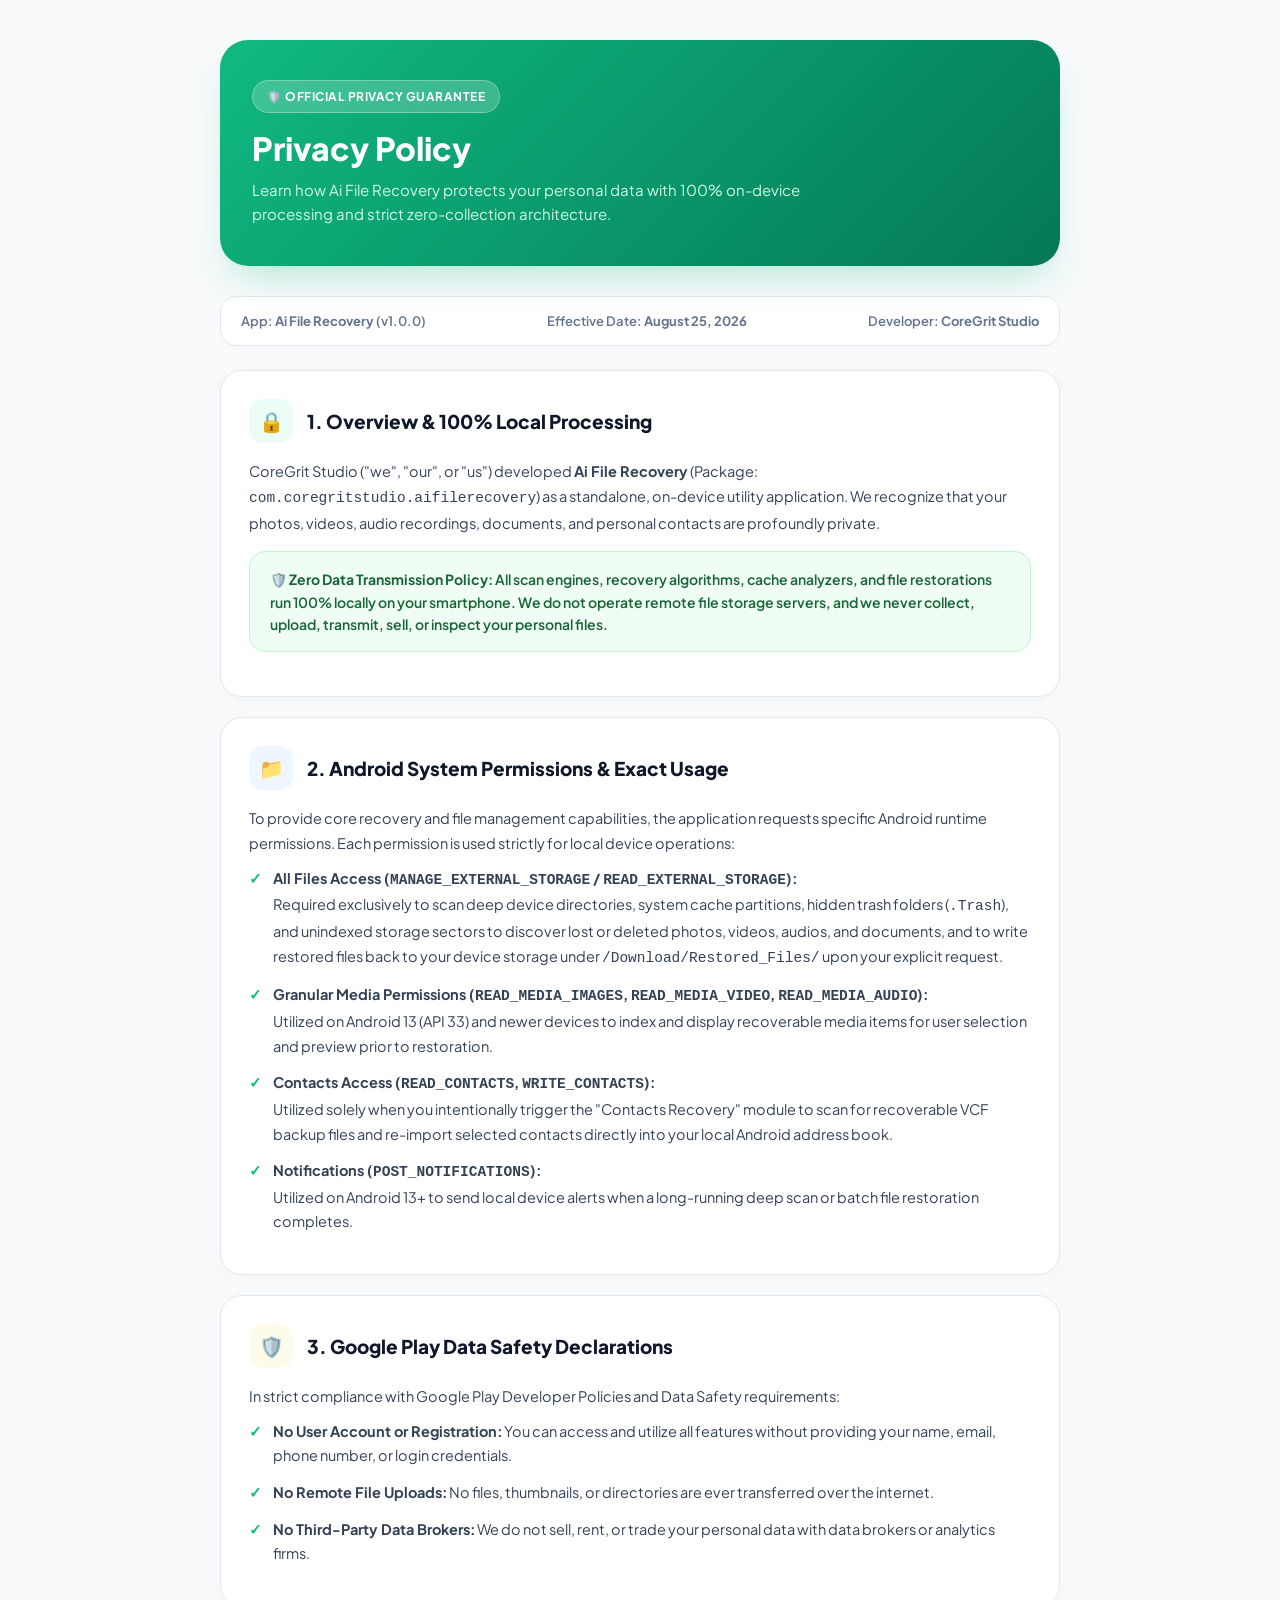
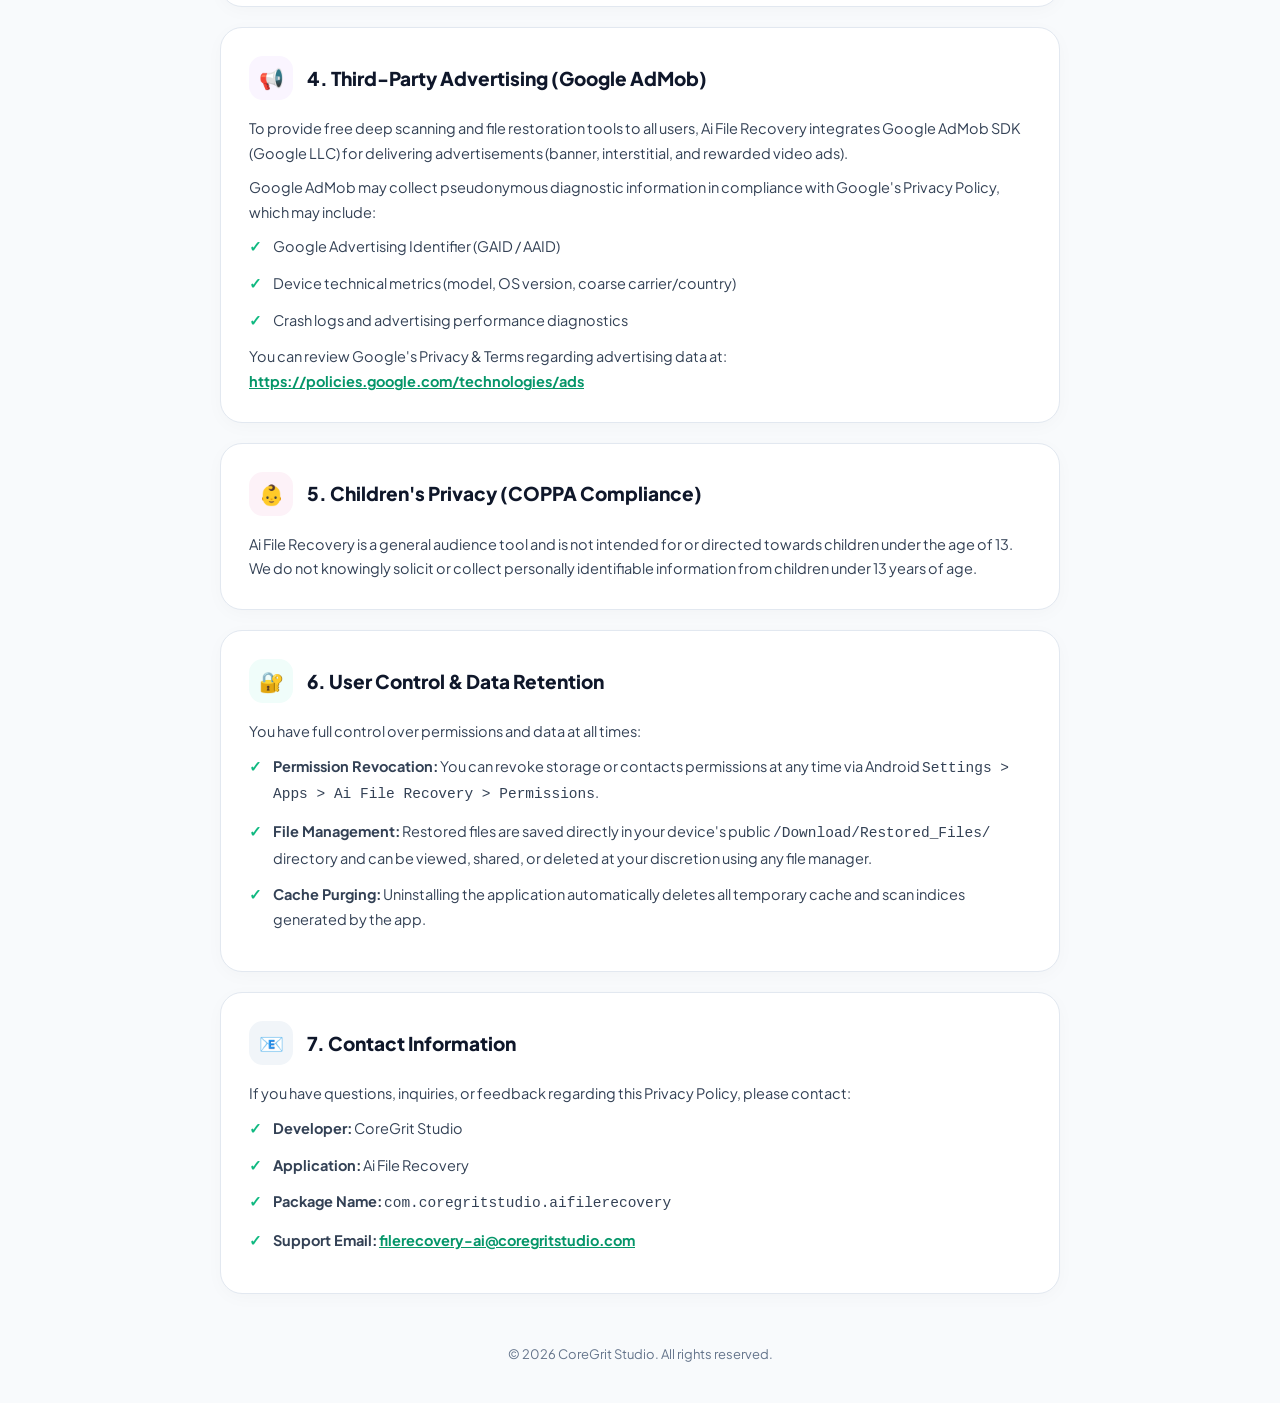
<file: aifilerecovery-privacy/index.html>
<!DOCTYPE html>
<html lang="en">
<head>
    <meta charset="UTF-8">
    <meta name="viewport" content="width=device-width, initial-scale=1.0">
    <title>Privacy Policy - Ai File Recovery</title>
    <link rel="preconnect" href="https://fonts.googleapis.com">
    <link rel="preconnect" href="https://fonts.gstatic.com" crossorigin>
    <link href="https://fonts.googleapis.com/css2?family=Plus+Jakarta+Sans:wght@400;500;600;700;800&display=swap" rel="stylesheet">
    <style>
        :root {
            --primary: #10B981;
            --primary-dark: #059669;
            --primary-light: #ECFDF5;
            --text-main: #0F172A;
            --text-muted: #64748B;
            --bg-page: #F8FAFC;
            --bg-card: #FFFFFF;
            --border-card: #E2E8F0;
        }

        * {
            box-sizing: border-box;
            margin: 0;
            padding: 0;
        }

        body {
            font-family: 'Plus Jakarta Sans', -apple-system, BlinkMacSystemFont, "Segoe UI", Roboto, sans-serif;
            background-color: var(--bg-page);
            color: var(--text-main);
            line-height: 1.6;
            padding: 40px 20px;
        }

        .container {
            max-width: 840px;
            margin: 0 auto;
        }

        .header {
            background: linear-gradient(135deg, #10B981 0%, #047857 100%);
            border-radius: 28px;
            padding: 40px 32px;
            color: #ffffff;
            box-shadow: 0 20px 40px -15px rgba(16, 185, 129, 0.35);
            margin-bottom: 30px;
            position: relative;
            overflow: hidden;
        }

        .header-badge {
            display: inline-flex;
            align-items: center;
            gap: 6px;
            background: rgba(255, 255, 255, 0.2);
            backdrop-filter: blur(8px);
            padding: 6px 14px;
            border-radius: 100px;
            font-size: 12px;
            font-weight: 700;
            letter-spacing: 0.5px;
            text-transform: uppercase;
            margin-bottom: 16px;
            border: 1px solid rgba(255, 255, 255, 0.3);
        }

        .header h1 {
            font-size: 32px;
            font-weight: 800;
            line-height: 1.2;
            margin-bottom: 10px;
        }

        .header p {
            font-size: 15px;
            color: #D1FAE5;
            max-width: 600px;
        }

        .meta-bar {
            display: flex;
            align-items: center;
            justify-content: space-between;
            background: #ffffff;
            border: 1px solid var(--border-card);
            border-radius: 16px;
            padding: 14px 20px;
            margin-bottom: 24px;
            font-size: 13px;
            font-weight: 600;
            color: var(--text-muted);
        }

        .card {
            background: var(--bg-card);
            border: 1px solid var(--border-card);
            border-radius: 22px;
            padding: 28px;
            margin-bottom: 20px;
            box-shadow: 0 4px 20px -2px rgba(15, 23, 42, 0.03);
            transition: transform 0.2s ease, box-shadow 0.2s ease;
        }

        .card:hover {
            box-shadow: 0 8px 30px -4px rgba(15, 23, 42, 0.06);
        }

        .card-header {
            display: flex;
            align-items: center;
            gap: 14px;
            margin-bottom: 16px;
        }

        .card-icon {
            width: 44px;
            height: 44px;
            border-radius: 14px;
            display: flex;
            align-items: center;
            justify-content: center;
            font-size: 20px;
        }

        .icon-green { background: #ECFDF5; color: #10B981; }
        .icon-blue { background: #EFF6FF; color: #3B82F6; }
        .icon-amber { background: #FFFBEB; color: #F59E0B; }
        .icon-purple { background: #FAF5FF; color: #8B5CF6; }
        .icon-pink { background: #FDF2F8; color: #EC4899; }
        .icon-teal { background: #F0FDFA; color: #0D9488; }
        .icon-slate { background: #F1F5F9; color: #475569; }

        .card h2 {
            font-size: 19px;
            font-weight: 800;
            color: var(--text-main);
        }

        .card p, .card ul {
            font-size: 14.5px;
            color: #334155;
            line-height: 1.7;
        }

        .card ul {
            list-style-type: none;
            padding-left: 0;
            margin-top: 10px;
        }

        .card ul li {
            position: relative;
            padding-left: 24px;
            margin-bottom: 12px;
        }

        .card ul li::before {
            content: "✓";
            position: absolute;
            left: 0;
            color: var(--primary);
            font-weight: 800;
        }

        .highlight-box {
            background: #F0FDF4;
            border: 1px solid #BBF7D0;
            border-radius: 16px;
            padding: 16px 20px;
            margin: 16px 0;
            font-size: 14px;
            color: #166534;
            font-weight: 600;
        }

        .footer {
            text-align: center;
            padding: 30px 0 10px;
            font-size: 13px;
            color: var(--text-muted);
        }

        .footer a {
            color: var(--primary-dark);
            text-decoration: none;
            font-weight: 700;
        }

        @media (max-width: 600px) {
            body { padding: 20px 14px; }
            .header { padding: 28px 20px; }
            .header h1 { font-size: 24px; }
            .card { padding: 20px; }
            .meta-bar { flex-direction: column; gap: 6px; text-align: center; }
        }
    </style>
</head>
<body>
    <div class="container">
        <!-- Header -->
        <div class="header">
            <div class="header-badge">🛡️ Official Privacy Guarantee</div>
            <h1>Privacy Policy</h1>
            <p>Learn how Ai File Recovery protects your personal data with 100% on-device processing and strict zero-collection architecture.</p>
        </div>

        <!-- Meta info -->
        <div class="meta-bar">
            <span>App: <strong>Ai File Recovery</strong> (v1.0.0)</span>
            <span>Effective Date: <strong>August 25, 2026</strong></span>
            <span>Developer: <strong>CoreGrit Studio</strong></span>
        </div>

        <!-- Section 1 -->
        <div class="card">
            <div class="card-header">
                <div class="card-icon icon-green">🔒</div>
                <h2>1. Overview & 100% Local Processing</h2>
            </div>
            <p>
                CoreGrit Studio ("we", "our", or "us") developed <strong>Ai File Recovery</strong> (Package: <code>com.coregritstudio.aifilerecovery</code>) as a standalone, on-device utility application. We recognize that your photos, videos, audio recordings, documents, and personal contacts are profoundly private.
            </p>
            <div class="highlight-box">
                🛡️ <strong>Zero Data Transmission Policy:</strong> All scan engines, recovery algorithms, cache analyzers, and file restorations run 100% locally on your smartphone. We do not operate remote file storage servers, and we never collect, upload, transmit, sell, or inspect your personal files.
            </div>
        </div>

        <!-- Section 2: Permissions (Google Play Requirement) -->
        <div class="card">
            <div class="card-header">
                <div class="card-icon icon-blue">📁</div>
                <h2>2. Android System Permissions & Exact Usage</h2>
            </div>
            <p>
                To provide core recovery and file management capabilities, the application requests specific Android runtime permissions. Each permission is used strictly for local device operations:
            </p>
            <ul>
                <li>
                    <strong>All Files Access (<code>MANAGE_EXTERNAL_STORAGE</code> / <code>READ_EXTERNAL_STORAGE</code>):</strong><br>
                    Required exclusively to scan deep device directories, system cache partitions, hidden trash folders (<code>.Trash</code>), and unindexed storage sectors to discover lost or deleted photos, videos, audios, and documents, and to write restored files back to your device storage under <code>/Download/Restored_Files/</code> upon your explicit request.
                </li>
                <li>
                    <strong>Granular Media Permissions (<code>READ_MEDIA_IMAGES</code>, <code>READ_MEDIA_VIDEO</code>, <code>READ_MEDIA_AUDIO</code>):</strong><br>
                    Utilized on Android 13 (API 33) and newer devices to index and display recoverable media items for user selection and preview prior to restoration.
                </li>
                <li>
                    <strong>Contacts Access (<code>READ_CONTACTS</code>, <code>WRITE_CONTACTS</code>):</strong><br>
                    Utilized solely when you intentionally trigger the "Contacts Recovery" module to scan for recoverable VCF backup files and re-import selected contacts directly into your local Android address book.
                </li>
                <li>
                    <strong>Notifications (<code>POST_NOTIFICATIONS</code>):</strong><br>
                    Utilized on Android 13+ to send local device alerts when a long-running deep scan or batch file restoration completes.
                </li>
            </ul>
        </div>

        <!-- Section 3: Data Safety -->
        <div class="card">
            <div class="card-header">
                <div class="card-icon icon-amber">🛡️</div>
                <h2>3. Google Play Data Safety Declarations</h2>
            </div>
            <p>
                In strict compliance with Google Play Developer Policies and Data Safety requirements:
            </p>
            <ul>
                <li><strong>No User Account or Registration:</strong> You can access and utilize all features without providing your name, email, phone number, or login credentials.</li>
                <li><strong>No Remote File Uploads:</strong> No files, thumbnails, or directories are ever transferred over the internet.</li>
                <li><strong>No Third-Party Data Brokers:</strong> We do not sell, rent, or trade your personal data with data brokers or analytics firms.</li>
            </ul>
        </div>

        <!-- Section 4: Advertising (Google AdMob) -->
        <div class="card">
            <div class="card-header">
                <div class="card-icon icon-purple">📢</div>
                <h2>4. Third-Party Advertising (Google AdMob)</h2>
            </div>
            <p>
                To provide free deep scanning and file restoration tools to all users, Ai File Recovery integrates Google AdMob SDK (Google LLC) for delivering advertisements (banner, interstitial, and rewarded video ads).
            </p>
            <p style="margin-top: 10px;">
                Google AdMob may collect pseudonymous diagnostic information in compliance with Google's Privacy Policy, which may include:
            </p>
            <ul>
                <li>Google Advertising Identifier (GAID / AAID)</li>
                <li>Device technical metrics (model, OS version, coarse carrier/country)</li>
                <li>Crash logs and advertising performance diagnostics</li>
            </ul>
            <p style="margin-top: 10px;">
                You can review Google's Privacy & Terms regarding advertising data at: <br>
                <a href="https://policies.google.com/technologies/ads" target="_blank" style="color: var(--primary-dark); font-weight: 700;">https://policies.google.com/technologies/ads</a>
            </p>
        </div>

        <!-- Section 5: Children's Privacy -->
        <div class="card">
            <div class="card-header">
                <div class="card-icon icon-pink">👶</div>
                <h2>5. Children's Privacy (COPPA Compliance)</h2>
            </div>
            <p>
                Ai File Recovery is a general audience tool and is not intended for or directed towards children under the age of 13. We do not knowingly solicit or collect personally identifiable information from children under 13 years of age.
            </p>
        </div>

        <!-- Section 6: User Control & Security -->
        <div class="card">
            <div class="card-header">
                <div class="card-icon icon-teal">🔐</div>
                <h2>6. User Control & Data Retention</h2>
            </div>
            <p>
                You have full control over permissions and data at all times:
            </p>
            <ul>
                <li><strong>Permission Revocation:</strong> You can revoke storage or contacts permissions at any time via Android <code>Settings &gt; Apps &gt; Ai File Recovery &gt; Permissions</code>.</li>
                <li><strong>File Management:</strong> Restored files are saved directly in your device's public <code>/Download/Restored_Files/</code> directory and can be viewed, shared, or deleted at your discretion using any file manager.</li>
                <li><strong>Cache Purging:</strong> Uninstalling the application automatically deletes all temporary cache and scan indices generated by the app.</li>
            </ul>
        </div>

        <!-- Section 7: Developer Contact -->
        <div class="card">
            <div class="card-header">
                <div class="card-icon icon-slate">📧</div>
                <h2>7. Contact Information</h2>
            </div>
            <p>
                If you have questions, inquiries, or feedback regarding this Privacy Policy, please contact:
            </p>
            <ul style="margin-top: 10px;">
                <li><strong>Developer:</strong> CoreGrit Studio</li>
                <li><strong>Application:</strong> Ai File Recovery</li>
                <li><strong>Package Name:</strong> <code>com.coregritstudio.aifilerecovery</code></li>
                <li><strong>Support Email:</strong> <a href="mailto:filerecovery-ai@coregritstudio.com" style="color: var(--primary-dark); font-weight: 700;">filerecovery-ai@coregritstudio.com</a></li>
            </ul>
        </div>

        <!-- Footer -->
        <div class="footer">
            <p>© 2026 CoreGrit Studio. All rights reserved.</p>
        </div>
    </div>
</body>
</html>
</file>
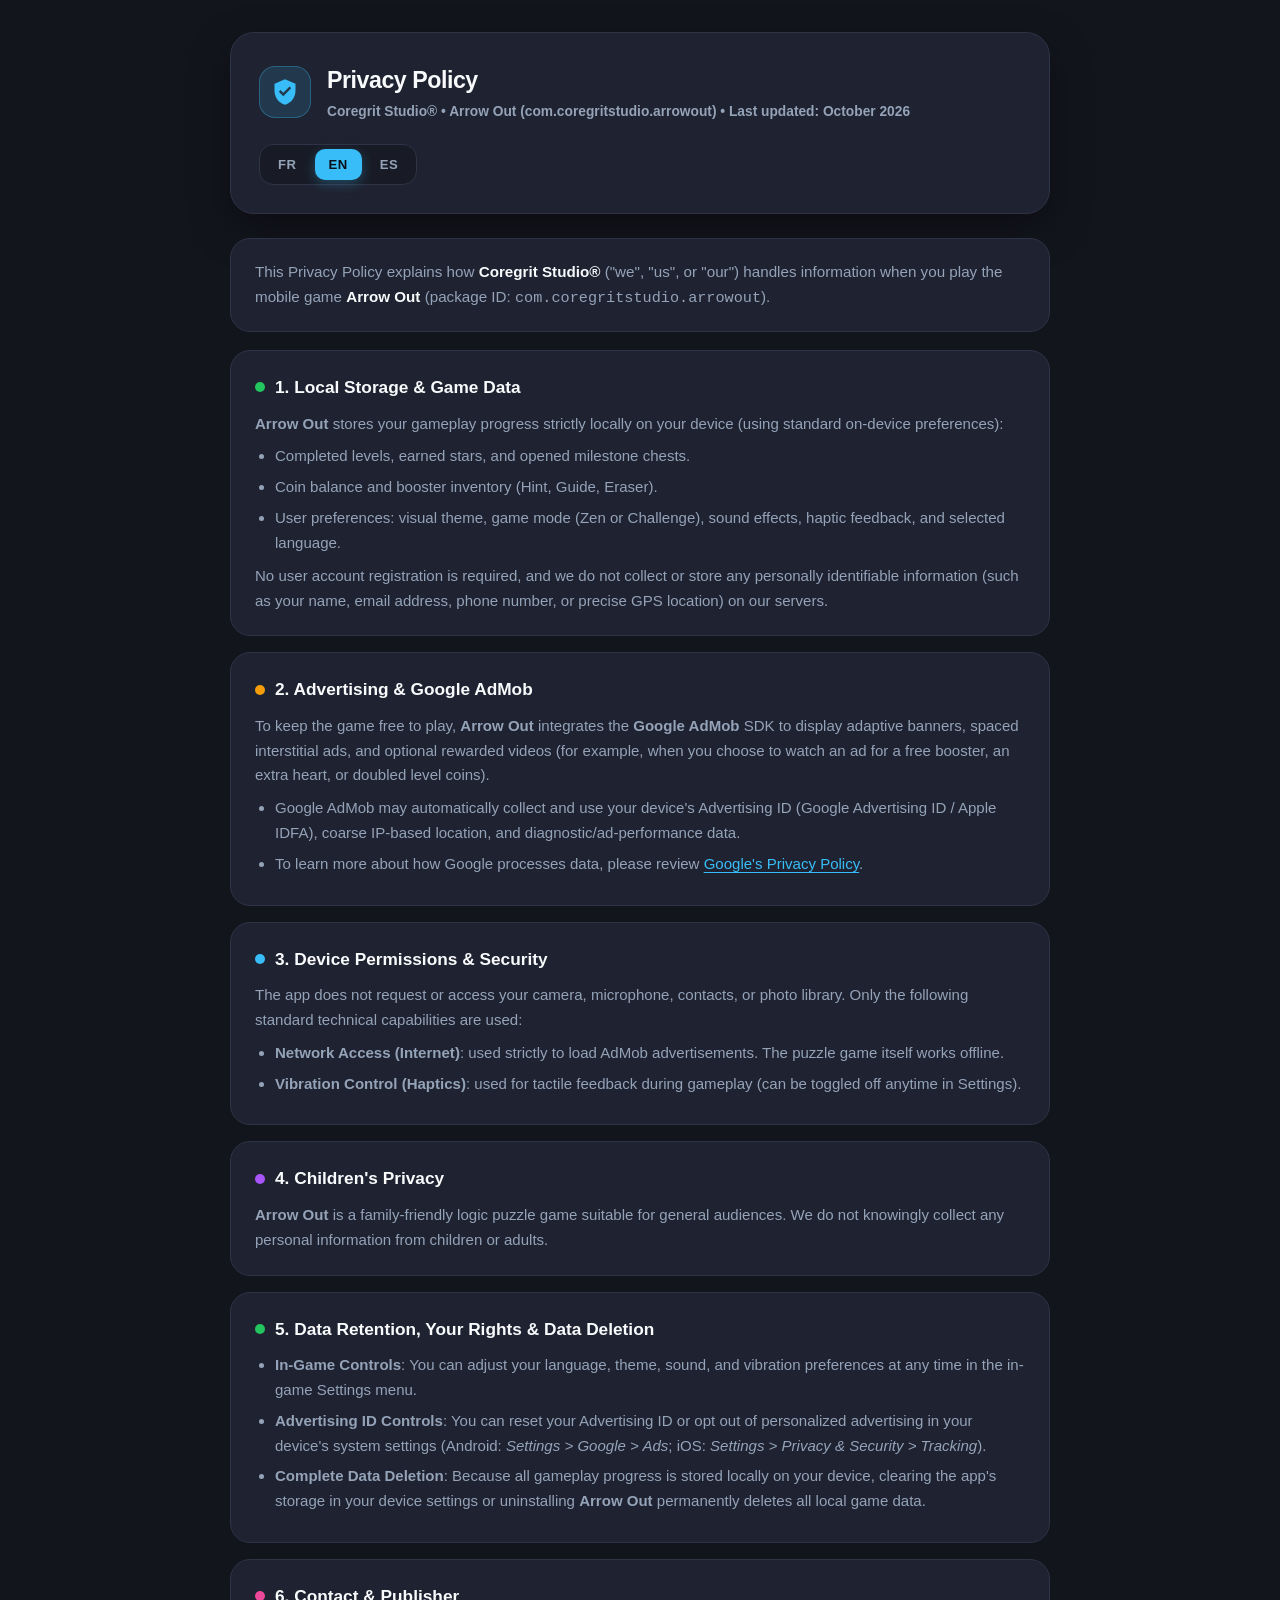
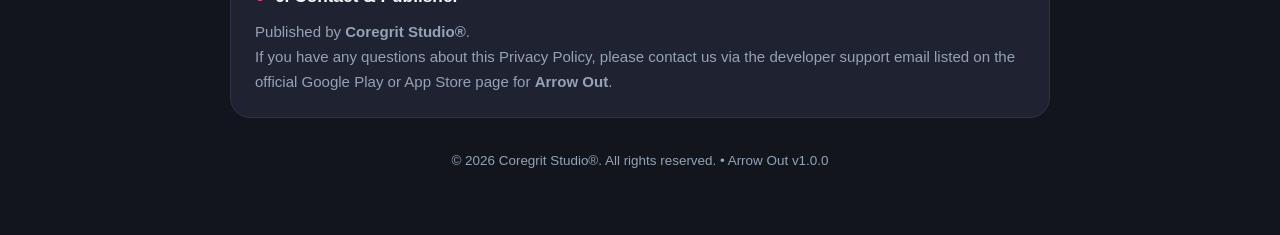
<file: arrowout-privacy/index.html>
<!DOCTYPE html>
<html lang="fr">
<head>
  <meta charset="UTF-8" />
  <meta name="viewport" content="width=device-width, initial-scale=1.0" />
  <title>Arrow Out: Tap Escape Puzzle — Privacy Policy / Politique de Confidentialité / Política de Privacidad</title>
  <meta name="description" content="Official Privacy Policy for Arrow Out: Tap Escape Puzzle (com.coregritstudio.arrowout) by Coregrit Studio in French, English, and Spanish." />
  <style>
    :root {
      --bg-page: #13151D;
      --bg-card: #1F2230;
      --bg-section: #181B26;
      --border-card: #2E3346;
      --text-primary: #F8FAFC;
      --text-secondary: #94A3B8;
      --accent-cyan: #38BDF8;
      --accent-green: #22C55E;
      --accent-amber: #F59E0B;
      --accent-purple: #A855F7;
      --accent-pink: #EC4899;
    }

    * {
      box-sizing: border-box;
      margin: 0;
      padding: 0;
    }

    body {
      background-color: var(--bg-page);
      color: var(--text-primary);
      font-family: -apple-system, BlinkMacSystemFont, "Segoe UI", Roboto, Helvetica, Arial, sans-serif;
      line-height: 1.65;
      padding: 32px 16px 64px;
      -webkit-font-smoothing: antialiased;
    }

    .container {
      max-width: 820px;
      margin: 0 auto;
    }

    .header-card {
      background-color: var(--bg-card);
      border: 1.5px solid var(--border-card);
      border-radius: 24px;
      padding: 28px;
      margin-bottom: 24px;
      display: flex;
      flex-wrap: wrap;
      align-items: center;
      justify-content: space-between;
      gap: 20px;
      box-shadow: 0 16px 40px rgba(0, 0, 0, 0.35);
    }

    .brand-group {
      display: flex;
      align-items: center;
      gap: 16px;
    }

    .shield-badge {
      width: 52px;
      height: 52px;
      border-radius: 16px;
      background: rgba(56, 189, 248, 0.14);
      border: 1px solid rgba(56, 189, 248, 0.32);
      display: flex;
      align-items: center;
      justify-content: center;
      flex-shrink: 0;
    }

    .shield-badge svg {
      width: 28px;
      height: 28px;
      fill: var(--accent-cyan);
    }

    .brand-titles h1 {
      font-size: 1.45rem;
      font-weight: 900;
      letter-spacing: -0.02em;
      color: var(--text-primary);
    }

    .brand-titles p {
      font-size: 0.86rem;
      color: var(--text-secondary);
      font-weight: 600;
      margin-top: 2px;
    }

    .lang-switcher {
      display: inline-flex;
      background-color: var(--bg-section);
      border: 1px solid var(--border-card);
      border-radius: 14px;
      padding: 4px;
      gap: 4px;
    }

    .lang-btn {
      appearance: none;
      border: none;
      background: transparent;
      color: var(--text-secondary);
      font-size: 0.82rem;
      font-weight: 800;
      padding: 8px 14px;
      border-radius: 10px;
      cursor: pointer;
      transition: all 0.18s ease;
      letter-spacing: 0.04em;
    }

    .lang-btn:hover {
      color: var(--text-primary);
    }

    .lang-btn.active {
      background-color: var(--accent-cyan);
      color: #0B0F19;
      box-shadow: 0 4px 12px rgba(56, 189, 248, 0.28);
    }

    .policy-block {
      display: none;
    }

    .policy-block.active {
      display: block;
    }

    .intro-banner {
      background-color: var(--bg-card);
      border: 1px solid var(--border-card);
      border-radius: 20px;
      padding: 20px 24px;
      margin-bottom: 18px;
      color: var(--text-secondary);
      font-size: 0.95rem;
    }

    .intro-banner strong {
      color: var(--text-primary);
    }

    .section-card {
      background-color: var(--bg-card);
      border: 1px solid var(--border-card);
      border-radius: 20px;
      padding: 22px 24px;
      margin-bottom: 16px;
    }

    .section-title {
      display: flex;
      align-items: center;
      gap: 10px;
      font-size: 1.08rem;
      font-weight: 800;
      color: var(--text-primary);
      margin-bottom: 10px;
    }

    .dot {
      width: 10px;
      height: 10px;
      border-radius: 50%;
      flex-shrink: 0;
    }

    .dot-green  { background-color: var(--accent-green); }
    .dot-amber  { background-color: var(--accent-amber); }
    .dot-cyan   { background-color: var(--accent-cyan); }
    .dot-purple { background-color: var(--accent-purple); }
    .dot-pink   { background-color: var(--accent-pink); }

    .section-card p,
    .section-card ul {
      color: var(--text-secondary);
      font-size: 0.94rem;
    }

    .section-card ul {
      margin-top: 8px;
      padding-left: 20px;
    }

    .section-card li {
      margin-bottom: 6px;
    }

    .section-card a {
      color: var(--accent-cyan);
      text-decoration: underline;
      text-underline-offset: 3px;
    }

    .footer {
      text-align: center;
      margin-top: 32px;
      color: var(--text-secondary);
      font-size: 0.84rem;
    }

    @media (max-width: 600px) {
      .header-card {
        padding: 20px;
      }
      .section-card {
        padding: 18px;
      }
    }
  </style>
</head>
<body>
  <div class="container">
    <header class="header-card">
      <div class="brand-group">
        <div class="shield-badge" aria-hidden="true">
          <svg viewBox="0 0 24 24">
            <path d="M12 1L3 5v6c0 5.55 3.84 10.74 9 12 5.16-1.26 9-6.45 9-12V5l-9-4zm-1.45 14.54L6.7 11.7l1.41-1.41 2.44 2.44 5.34-5.34 1.41 1.41-6.75 6.74z"/>
          </svg>
        </div>
        <div class="brand-titles">
          <h1 id="page-title">Politique de Confidentialité</h1>
          <p id="page-subtitle">Coregrit Studio® • Arrow Out (com.coregritstudio.arrowout) • Dernière mise à jour : Octobre 2026</p>
        </div>
      </div>

      <nav class="lang-switcher" aria-label="Language selector">
        <button type="button" class="lang-btn active" data-lang="fr" onclick="setLang('fr')">FR</button>
        <button type="button" class="lang-btn" data-lang="en" onclick="setLang('en')">EN</button>
        <button type="button" class="lang-btn" data-lang="es" onclick="setLang('es')">ES</button>
      </nav>
    </header>

    <!-- ==================== FRANÇAIS ==================== -->
    <main id="policy-fr" class="policy-block active" lang="fr">
      <div class="intro-banner">
        Cette Politique de Confidentialité décrit comment <strong>Coregrit Studio®</strong> (« nous », « notre ») traite les informations lorsque vous utilisez le jeu mobile <strong>Arrow Out</strong> (identifiant du paquet : <code>com.coregritstudio.arrowout</code>).
      </div>

      <section class="section-card">
        <h2 class="section-title"><span class="dot dot-green"></span>1. Stockage Local &amp; Données de Jeu</h2>
        <p>
          <strong>Arrow Out</strong> enregistre votre progression de jeu exclusivement en local sur votre appareil (via le stockage interne sécurisé de l'application) :
        </p>
        <ul>
          <li>Niveaux complétés, étoiles obtenues et coffres ouverts.</li>
          <li>Solde de pièces et stock de boosters (Indice, Guide, Gomme).</li>
          <li>Préférences de confort : thème visuel, mode de jeu (Zen ou Défi), effets sonores, vibrations et langue choisie.</li>
        </ul>
        <p style="margin-top:8px;">
          Aucune création de compte n'est requise et nous ne collectons ni ne stockons aucune donnée personnelle identifiable (nom, adresse e-mail, numéro de téléphone ou géolocalisation précise) sur nos serveurs.
        </p>
      </section>

      <section class="section-card">
        <h2 class="section-title"><span class="dot dot-amber"></span>2. Publicités &amp; Google AdMob</h2>
        <p>
          Afin d'offrir le jeu gratuitement, <strong>Arrow Out</strong> intègre le SDK <strong>Google AdMob</strong> pour afficher des bannières adaptatives, des publicités interstitielles espacées et des vidéos récompensées optionnelles (par exemple pour obtenir un booster gratuit, une vie supplémentaire ou doubler les pièces d'un niveau).
        </p>
        <ul>
          <li>Google AdMob peut collecter et utiliser automatiquement l'identifiant publicitaire de votre appareil (Google Advertising ID / Apple IDFA), l'adresse IP approximative ainsi que des données de diagnostic et de performance publicitaire.</li>
          <li>Pour en savoir plus sur la manière dont Google traite ces données, consultez la <a href="https://policies.google.com/privacy" target="_blank" rel="noopener noreferrer">Politique de Confidentialité de Google</a>.</li>
        </ul>
      </section>

      <section class="section-card">
        <h2 class="section-title"><span class="dot dot-cyan"></span>3. Permissions de l'Appareil &amp; Sécurité</h2>
        <p>
          L'application n'accède ni à votre caméra, ni à votre microphone, ni à vos contacts, ni à votre galerie photo. Seules les fonctionnalités techniques suivantes sont utilisées :
        </p>
        <ul>
          <li><strong>Accès réseau (Internet)</strong> : uniquement nécessaire pour charger les publicités AdMob. Le jeu reste entièrement jouable hors-ligne.</li>
          <li><strong>Contrôle du vibreur (Retour haptique)</strong> : utilisé pour les effets tactiles en jeu (désactivable à tout moment dans les Réglages).</li>
        </ul>
      </section>

      <section class="section-card">
        <h2 class="section-title"><span class="dot dot-purple"></span>4. Protection des Enfants</h2>
        <p>
          <strong>Arrow Out</strong> est un jeu de réflexion logique conçu pour tous les publics. Nous ne collectons sciemment aucune information personnelle auprès d'enfants ou d'adultes. Si vous êtes parent ou tuteur et avez la moindre question, vous pouvez nous contacter à tout moment.
        </p>
      </section>

      <section class="section-card">
        <h2 class="section-title"><span class="dot dot-green"></span>5. Conservation des Données, Vos Droits &amp; Suppression</h2>
        <ul>
          <li><strong>Préférences en jeu</strong> : vous pouvez modifier la langue, le thème, le son et les vibrations à tout moment depuis le menu Réglages.</li>
          <li><strong>Identifiant publicitaire</strong> : vous pouvez réinitialiser votre identifiant publicitaire ou limiter le suivi publicitaire directement dans les paramètres système de votre appareil (Android : <em>Paramètres &gt; Google &gt; Publicités</em> ; iOS : <em>Réglages &gt; Confidentialité et sécurité &gt; Suivi</em>).</li>
          <li><strong>Suppression complète des données</strong> : toutes les données de progression étant stockées localement sur votre téléphone, il vous suffit d'effacer les données de l'application dans les paramètres de votre appareil ou de désinstaller <strong>Arrow Out</strong> pour supprimer définitivement l'intégralité de vos données.</li>
        </ul>
      </section>

      <section class="section-card">
        <h2 class="section-title"><span class="dot dot-pink"></span>6. Contact &amp; Éditeur</h2>
        <p>
          Application éditée par <strong>Coregrit Studio®</strong>.<br />
          Pour toute question relative à cette Politique de Confidentialité, veuillez nous contacter via l'adresse e-mail d'assistance indiquée sur la fiche officielle de l'application sur Google Play ou l'App Store.
        </p>
      </section>
    </main>

    <!-- ==================== ENGLISH ==================== -->
    <main id="policy-en" class="policy-block" lang="en">
      <div class="intro-banner">
        This Privacy Policy explains how <strong>Coregrit Studio®</strong> ("we", "us", or "our") handles information when you play the mobile game <strong>Arrow Out</strong> (package ID: <code>com.coregritstudio.arrowout</code>).
      </div>

      <section class="section-card">
        <h2 class="section-title"><span class="dot dot-green"></span>1. Local Storage &amp; Game Data</h2>
        <p>
          <strong>Arrow Out</strong> stores your gameplay progress strictly locally on your device (using standard on-device preferences):
        </p>
        <ul>
          <li>Completed levels, earned stars, and opened milestone chests.</li>
          <li>Coin balance and booster inventory (Hint, Guide, Eraser).</li>
          <li>User preferences: visual theme, game mode (Zen or Challenge), sound effects, haptic feedback, and selected language.</li>
        </ul>
        <p style="margin-top:8px;">
          No user account registration is required, and we do not collect or store any personally identifiable information (such as your name, email address, phone number, or precise GPS location) on our servers.
        </p>
      </section>

      <section class="section-card">
        <h2 class="section-title"><span class="dot dot-amber"></span>2. Advertising &amp; Google AdMob</h2>
        <p>
          To keep the game free to play, <strong>Arrow Out</strong> integrates the <strong>Google AdMob</strong> SDK to display adaptive banners, spaced interstitial ads, and optional rewarded videos (for example, when you choose to watch an ad for a free booster, an extra heart, or doubled level coins).
        </p>
        <ul>
          <li>Google AdMob may automatically collect and use your device's Advertising ID (Google Advertising ID / Apple IDFA), coarse IP-based location, and diagnostic/ad-performance data.</li>
          <li>To learn more about how Google processes data, please review <a href="https://policies.google.com/privacy" target="_blank" rel="noopener noreferrer">Google's Privacy Policy</a>.</li>
        </ul>
      </section>

      <section class="section-card">
        <h2 class="section-title"><span class="dot dot-cyan"></span>3. Device Permissions &amp; Security</h2>
        <p>
          The app does not request or access your camera, microphone, contacts, or photo library. Only the following standard technical capabilities are used:
        </p>
        <ul>
          <li><strong>Network Access (Internet)</strong>: used strictly to load AdMob advertisements. The puzzle game itself works offline.</li>
          <li><strong>Vibration Control (Haptics)</strong>: used for tactile feedback during gameplay (can be toggled off anytime in Settings).</li>
        </ul>
      </section>

      <section class="section-card">
        <h2 class="section-title"><span class="dot dot-purple"></span>4. Children's Privacy</h2>
        <p>
          <strong>Arrow Out</strong> is a family-friendly logic puzzle game suitable for general audiences. We do not knowingly collect any personal information from children or adults.
        </p>
      </section>

      <section class="section-card">
        <h2 class="section-title"><span class="dot dot-green"></span>5. Data Retention, Your Rights &amp; Data Deletion</h2>
        <ul>
          <li><strong>In-Game Controls</strong>: You can adjust your language, theme, sound, and vibration preferences at any time in the in-game Settings menu.</li>
          <li><strong>Advertising ID Controls</strong>: You can reset your Advertising ID or opt out of personalized advertising in your device's system settings (Android: <em>Settings &gt; Google &gt; Ads</em>; iOS: <em>Settings &gt; Privacy &amp; Security &gt; Tracking</em>).</li>
          <li><strong>Complete Data Deletion</strong>: Because all gameplay progress is stored locally on your device, clearing the app's storage in your device settings or uninstalling <strong>Arrow Out</strong> permanently deletes all local game data.</li>
        </ul>
      </section>

      <section class="section-card">
        <h2 class="section-title"><span class="dot dot-pink"></span>6. Contact &amp; Publisher</h2>
        <p>
          Published by <strong>Coregrit Studio®</strong>.<br />
          If you have any questions about this Privacy Policy, please contact us via the developer support email listed on the official Google Play or App Store page for <strong>Arrow Out</strong>.
        </p>
      </section>
    </main>

    <!-- ==================== ESPAÑOL ==================== -->
    <main id="policy-es" class="policy-block" lang="es">
      <div class="intro-banner">
        Esta Política de Privacidad describe cómo <strong>Coregrit Studio®</strong> (« nosotros », « nuestro ») trata la información cuando utilizas el juego móvil <strong>Arrow Out</strong> (identificador de paquete: <code>com.coregritstudio.arrowout</code>).
      </div>

      <section class="section-card">
        <h2 class="section-title"><span class="dot dot-green"></span>1. Almacenamiento Local y Datos de Juego</h2>
        <p>
          <strong>Arrow Out</strong> guarda tu progreso de juego exclusivamente de forma local en tu dispositivo:
        </p>
        <ul>
          <li>Niveles completados, estrellas obtenidas y cofres abiertos.</li>
          <li>Saldo de monedas e inventario de potenciadores (Pista, Guía, Borrador).</li>
          <li>Preferencias del jugador: tema visual, modo de juego (Zen o Desafío), efectos de sonido, vibración e idioma seleccionado.</li>
        </ul>
        <p style="margin-top:8px;">
          No se requiere crear ninguna cuenta y no recopilamos ni almacenamos información personal identificable (nombre, correo electrónico, teléfono o ubicación GPS precisa) en nuestros servidores.
        </p>
      </section>

      <section class="section-card">
        <h2 class="section-title"><span class="dot dot-amber"></span>2. Publicidad y Google AdMob</h2>
        <p>
          Para ofrecer el juego de forma gratuita, <strong>Arrow Out</strong> integra el SDK de <strong>Google AdMob</strong> para mostrar banners adaptativos, anuncios intersticiales espaciados y vídeos recompensados opcionales (por ejemplo, para obtener un potenciador gratis, una vida extra o duplicar las monedas ganadas).
        </p>
        <ul>
          <li>Google AdMob puede recopilar y utilizar automáticamente el identificador publicitario de tu dispositivo (Google Advertising ID / Apple IDFA), la dirección IP aproximada y datos de diagnóstico y rendimiento publicitario.</li>
          <li>Para obtener más información sobre cómo procesa Google estos datos, consulta la <a href="https://policies.google.com/privacy" target="_blank" rel="noopener noreferrer">Política de Privacidad de Google</a>.</li>
        </ul>
      </section>

      <section class="section-card">
        <h2 class="section-title"><span class="dot dot-cyan"></span>3. Permisos del Dispositivo y Seguridad</h2>
        <p>
          La aplicación no accede a tu cámara, micrófono, contactos ni galería de fotos. Únicamente utiliza las siguientes funciones técnicas estándar:
        </p>
        <ul>
          <li><strong>Acceso a la red (Internet)</strong>: necesario únicamente para cargar los anuncios de AdMob. El juego funciona perfectamente sin conexión.</li>
          <li><strong>Control de vibración (Respuesta háptica)</strong>: utilizado para los efectos táctiles durante la partida (se puede desactivar en cualquier momento desde los Ajustes).</li>
        </ul>
      </section>

      <section class="section-card">
        <h2 class="section-title"><span class="dot dot-purple"></span>4. Privacidad Infantil</h2>
        <p>
          <strong>Arrow Out</strong> es un juego de lógica apto para toda la familia. No recopilamos intencionadamente datos personales de niños ni de adultos.
        </p>
      </section>

      <section class="section-card">
        <h2 class="section-title"><span class="dot dot-green"></span>5. Conservación de Datos, Tus Derechos y Eliminación</h2>
        <ul>
          <li><strong>Ajustes en el juego</strong>: puedes cambiar el idioma, el tema, el sonido y la vibración en cualquier momento desde el menú de Ajustes.</li>
          <li><strong>Identificador publicitario</strong>: puedes restablecer tu identificador publicitario o limitar los anuncios personalizados en los ajustes del sistema de tu dispositivo (Android: <em>Ajustes &gt; Google &gt; Anuncios</em>; iOS: <em>Ajustes &gt; Privacidad y seguridad &gt; Rastreo</em>).</li>
          <li><strong>Eliminación total de datos</strong>: dado que todo el progreso se guarda localmente en tu teléfono, borrar los datos de almacenamiento de la aplicación o desinstalar <strong>Arrow Out</strong> elimina de forma permanente todos tus datos locales.</li>
        </ul>
      </section>

      <section class="section-card">
        <h2 class="section-title"><span class="dot dot-pink"></span>6. Contacto y Editor</h2>
        <p>
          Publicado por <strong>Coregrit Studio®</strong>.<br />
          Si tienes cualquier consulta sobre esta Política de Privacidad, puedes contactarnos a través del correo electrónico de soporte indicado en la ficha oficial de la aplicación en Google Play o App Store.
        </p>
      </section>
    </main>

    <footer class="footer">
      &copy; 2026 Coregrit Studio®. All rights reserved. • Arrow Out v1.0.0
    </footer>
  </div>

  <script>
    const HEADER_META = {
      fr: {
        title: "Politique de Confidentialité",
        subtitle: "Coregrit Studio® • Arrow Out (com.coregritstudio.arrowout) • Dernière mise à jour : Octobre 2026"
      },
      en: {
        title: "Privacy Policy",
        subtitle: "Coregrit Studio® • Arrow Out (com.coregritstudio.arrowout) • Last updated: October 2026"
      },
      es: {
        title: "Política de Privacidad",
        subtitle: "Coregrit Studio® • Arrow Out (com.coregritstudio.arrowout) • Última actualización: Octubre 2026"
      }
    };

    function setLang(lang) {
      if (!HEADER_META[lang]) lang = 'fr';
      document.documentElement.lang = lang;
      document.getElementById('page-title').textContent = HEADER_META[lang].title;
      document.getElementById('page-subtitle').textContent = HEADER_META[lang].subtitle;

      document.querySelectorAll('.policy-block').forEach(el => {
        el.classList.toggle('active', el.id === 'policy-' + lang);
      });
      document.querySelectorAll('.lang-btn').forEach(btn => {
        btn.classList.toggle('active', btn.getAttribute('data-lang') === lang);
      });
    }

    (function initLang() {
      const params = new URLSearchParams(window.location.search);
      const q = (params.get('lang') || '').toLowerCase();
      if (q === 'en' || q === 'es' || q === 'fr') {
        setLang(q);
        return;
      }
      const nav = (navigator.language || navigator.userLanguage || 'fr').toLowerCase();
      if (nav.startsWith('en')) setLang('en');
      else if (nav.startsWith('es')) setLang('es');
      else setLang('fr');
    })();
  </script>
</body>
</html>
</file>
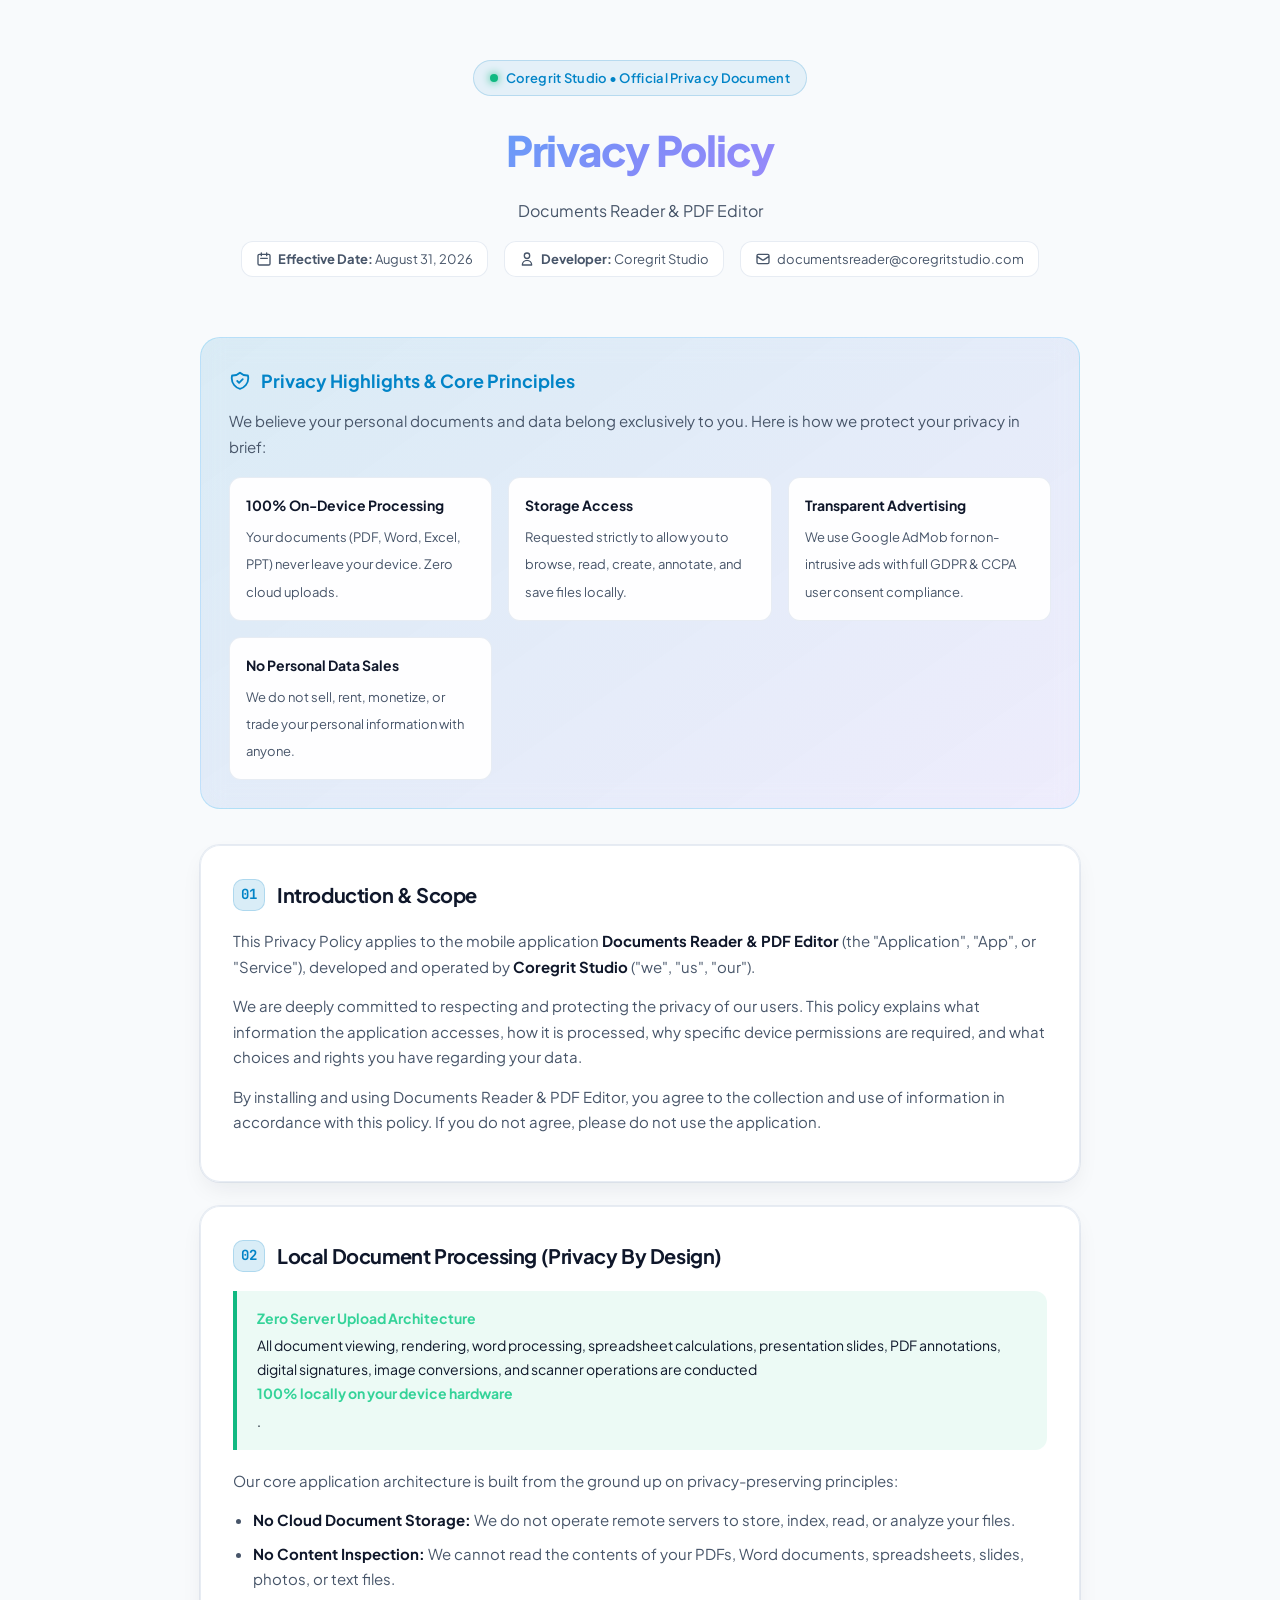
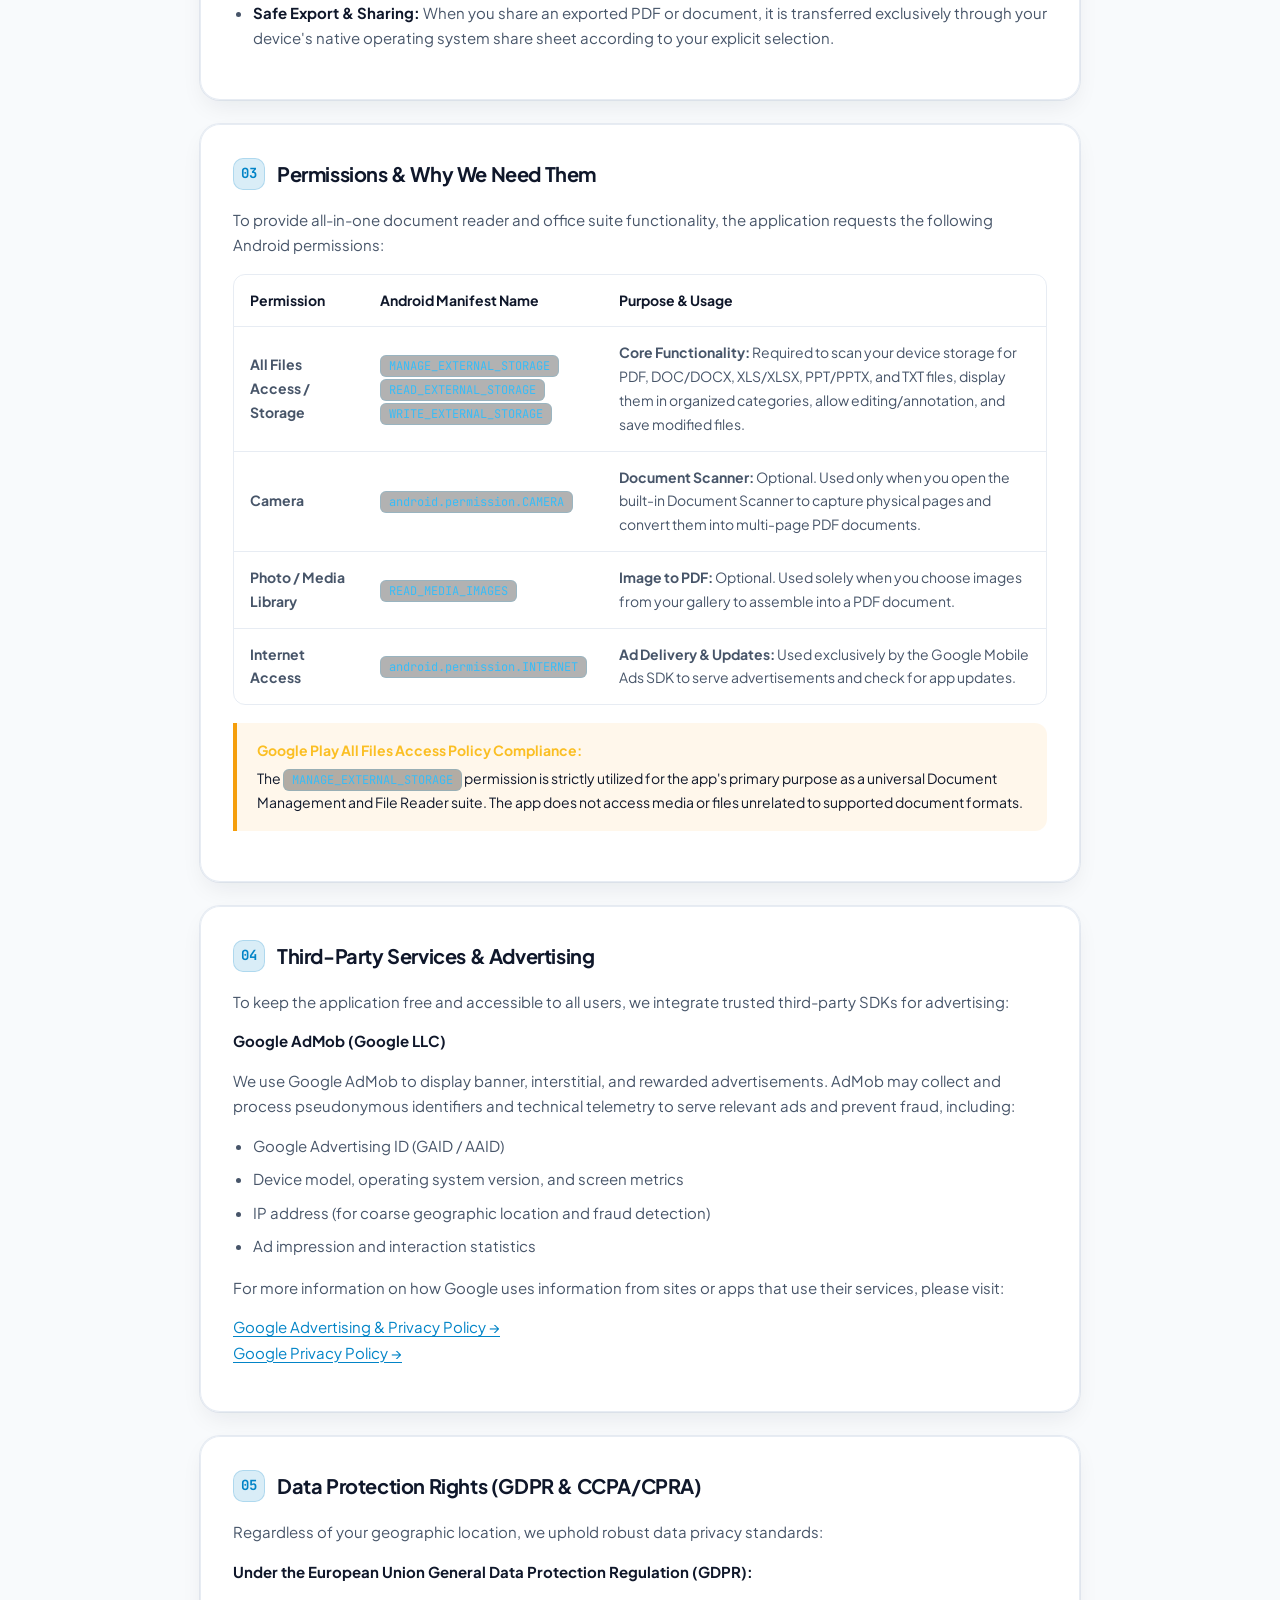
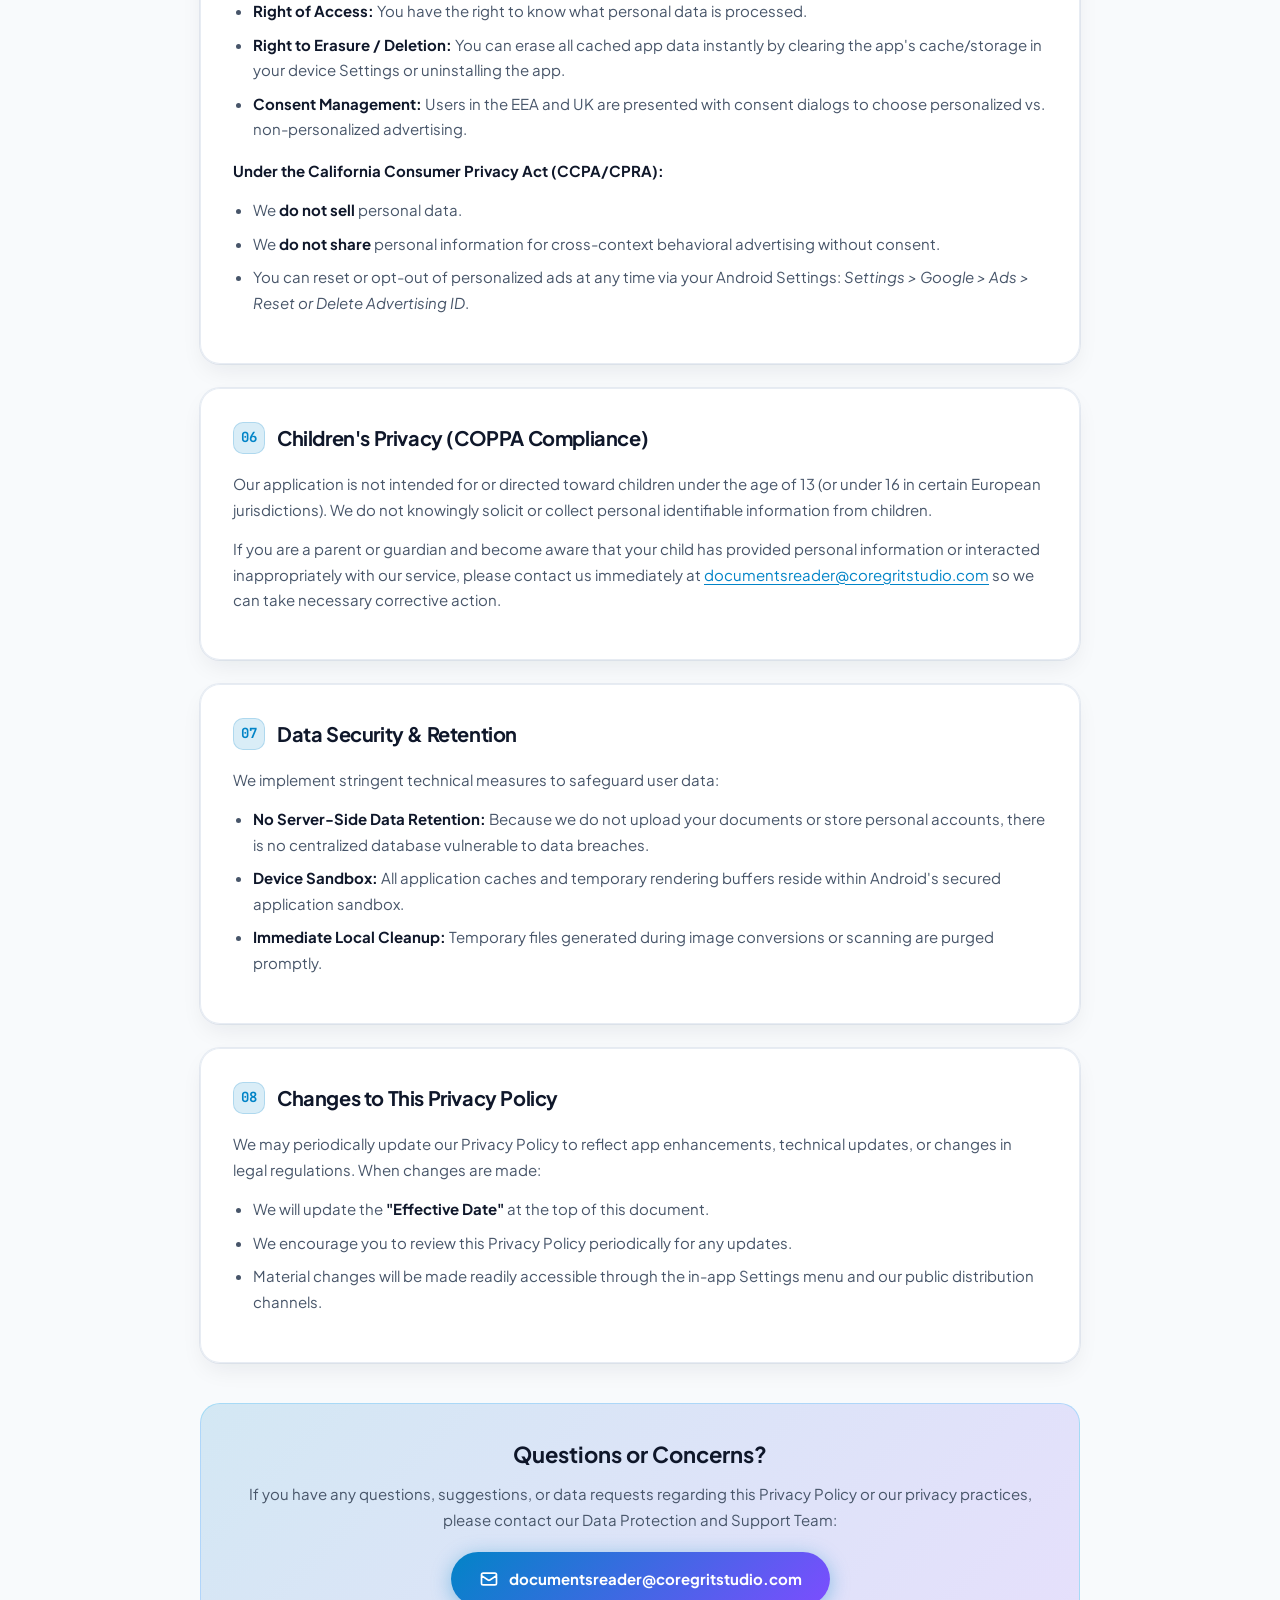
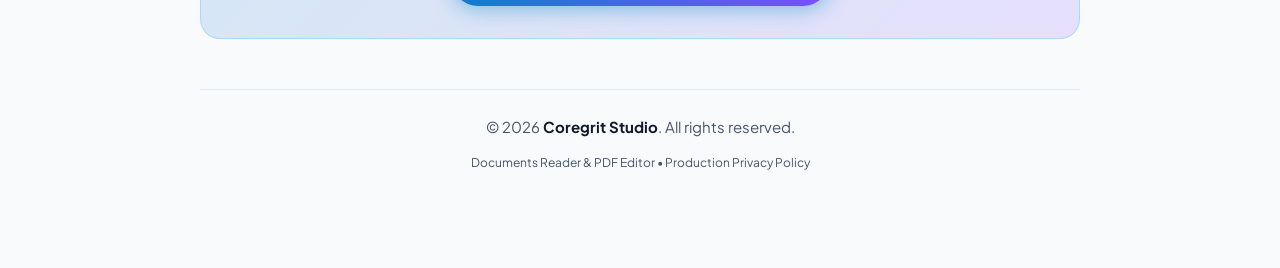
<file: documentsreader-privacy/index.html>
<!DOCTYPE html>
<html lang="en">
<head>
    <meta charset="UTF-8">
    <meta name="viewport" content="width=device-width, initial-scale=1.0">
    <title>Privacy Policy - Documents Reader & PDF Editor</title>
    <link rel="preconnect" href="https://fonts.googleapis.com">
    <link rel="preconnect" href="https://fonts.gstatic.com" crossorigin>
    <link href="https://fonts.googleapis.com/css2?family=Plus+Jakarta+Sans:wght@300;400;500;600;700;800&family=JetBrains+Mono:wght@400;600&display=swap" rel="stylesheet">
    <style>
        :root {
            --primary: #0284C7;
            --primary-glow: rgba(2, 132, 199, 0.15);
            --accent-cyan: #00E5FF;
            --accent-purple: #7C4DFF;
            --accent-rose: #FF2A6D;
            --bg-body: #0B1120;
            --bg-card: rgba(17, 24, 39, 0.85);
            --bg-card-border: rgba(255, 255, 255, 0.08);
            --text-main: #F1F5F9;
            --text-muted: #94A3B8;
            --text-highlight: #38BDF8;
            --badge-bg: rgba(56, 189, 248, 0.12);
            --badge-border: rgba(56, 189, 248, 0.25);
            --radius-lg: 20px;
            --radius-md: 12px;
            --shadow-card: 0 10px 30px -5px rgba(0, 0, 0, 0.5), 0 0 0 1px var(--bg-card-border);
        }

        @media (prefers-color-scheme: light) {
            :root {
                --bg-body: #F8FAFC;
                --bg-card: rgba(255, 255, 255, 0.95);
                --bg-card-border: rgba(226, 232, 240, 0.8);
                --text-main: #0F172A;
                --text-muted: #475569;
                --text-highlight: #0284C7;
                --badge-bg: rgba(2, 132, 199, 0.08);
                --badge-border: rgba(2, 132, 199, 0.2);
                --shadow-card: 0 10px 25px -5px rgba(15, 23, 42, 0.08), 0 0 0 1px var(--bg-card-border);
            }
        }

        * {
            box-sizing: border-box;
            margin: 0;
            padding: 0;
        }

        body {
            font-family: 'Plus Jakarta Sans', -apple-system, BlinkMacSystemFont, 'Segoe UI', Roboto, sans-serif;
            background-color: var(--bg-body);
            color: var(--text-main);
            line-height: 1.7;
            padding: 40px 20px 80px;
            -webkit-font-smoothing: antialiased;
        }

        .container {
            max-width: 880px;
            margin: 0 auto;
        }

        /* Header & Hero */
        .header {
            text-align: center;
            margin-bottom: 40px;
            padding: 20px 0;
        }

        .badge-brand {
            display: inline-flex;
            align-items: center;
            gap: 8px;
            padding: 6px 16px;
            background: var(--badge-bg);
            border: 1px solid var(--badge-border);
            border-radius: 999px;
            font-size: 13px;
            font-weight: 600;
            color: var(--text-highlight);
            margin-bottom: 18px;
            letter-spacing: 0.3px;
        }

        .badge-dot {
            width: 8px;
            height: 8px;
            border-radius: 50%;
            background: #10B981;
            box-shadow: 0 0 8px #10B981;
        }

        h1 {
            font-size: clamp(28px, 5vw, 42px);
            font-weight: 800;
            letter-spacing: -0.03em;
            margin-bottom: 12px;
            background: linear-gradient(135deg, #38BDF8 0%, #818CF8 50%, #C084FC 100%);
            -webkit-background-clip: text;
            -webkit-text-fill-color: transparent;
        }

        .sub-header {
            font-size: 16px;
            color: var(--text-muted);
            max-width: 600px;
            margin: 0 auto 16px;
        }

        .meta-tags {
            display: flex;
            justify-content: center;
            gap: 16px;
            flex-wrap: wrap;
            font-size: 13px;
            color: var(--text-muted);
        }

        .meta-tag {
            display: inline-flex;
            align-items: center;
            gap: 6px;
            background: var(--bg-card);
            padding: 6px 14px;
            border-radius: var(--radius-md);
            border: 1px solid var(--bg-card-border);
        }

        /* Quick Summary Box */
        .summary-card {
            background: linear-gradient(145deg, rgba(2, 132, 199, 0.12), rgba(124, 77, 255, 0.08));
            border: 1px solid rgba(56, 189, 248, 0.25);
            border-radius: var(--radius-lg);
            padding: 28px;
            margin-bottom: 36px;
            backdrop-filter: blur(12px);
        }

        .summary-card h3 {
            font-size: 18px;
            font-weight: 700;
            color: var(--text-highlight);
            margin-bottom: 12px;
            display: flex;
            align-items: center;
            gap: 10px;
        }

        .summary-grid {
            display: grid;
            grid-template-columns: repeat(auto-fit, minmax(220px, 1fr));
            gap: 16px;
            margin-top: 18px;
        }

        .summary-item {
            background: var(--bg-card);
            padding: 16px;
            border-radius: var(--radius-md);
            border: 1px solid var(--bg-card-border);
        }

        .summary-item strong {
            display: block;
            font-size: 14px;
            margin-bottom: 4px;
            color: var(--text-main);
        }

        .summary-item span {
            font-size: 13px;
            color: var(--text-muted);
        }

        /* Content Sections */
        .card {
            background: var(--bg-card);
            border-radius: var(--radius-lg);
            padding: 32px;
            margin-bottom: 24px;
            box-shadow: var(--shadow-card);
            backdrop-filter: blur(12px);
            border: 1px solid var(--bg-card-border);
        }

        h2 {
            font-size: 20px;
            font-weight: 700;
            letter-spacing: -0.02em;
            margin-bottom: 16px;
            color: var(--text-main);
            display: flex;
            align-items: center;
            gap: 12px;
        }

        .section-num {
            display: inline-flex;
            align-items: center;
            justify-content: center;
            width: 32px;
            height: 32px;
            border-radius: 10px;
            background: var(--primary-glow);
            color: var(--text-highlight);
            font-size: 14px;
            font-weight: 700;
            font-family: 'JetBrains Mono', monospace;
            border: 1px solid var(--badge-border);
        }

        p {
            margin-bottom: 14px;
            font-size: 15px;
            color: var(--text-muted);
        }

        p strong {
            color: var(--text-main);
        }

        ul {
            margin: 12px 0 16px 20px;
            color: var(--text-muted);
            font-size: 15px;
        }

        li {
            margin-bottom: 8px;
        }

        li strong {
            color: var(--text-main);
        }

        /* Permission table */
        .perm-table-container {
            overflow-x: auto;
            margin: 16px 0;
            border-radius: var(--radius-md);
            border: 1px solid var(--bg-card-border);
        }

        table {
            width: 100%;
            border-collapse: collapse;
            text-align: left;
            font-size: 14px;
        }

        th {
            background: rgba(255, 255, 255, 0.04);
            padding: 14px 16px;
            font-weight: 700;
            color: var(--text-main);
            border-bottom: 1px solid var(--bg-card-border);
        }

        td {
            padding: 14px 16px;
            border-bottom: 1px solid var(--bg-card-border);
            color: var(--text-muted);
        }

        tr:last-child td {
            border-bottom: none;
        }

        .code-tag {
            font-family: 'JetBrains Mono', monospace;
            background: rgba(0, 0, 0, 0.3);
            padding: 2px 8px;
            border-radius: 6px;
            font-size: 12px;
            color: #38BDF8;
            border: 1px solid rgba(56, 189, 248, 0.2);
            white-space: nowrap;
        }

        /* Callout Box */
        .callout {
            background: rgba(16, 185, 129, 0.08);
            border-left: 4px solid #10B981;
            border-radius: 0 var(--radius-md) var(--radius-md) 0;
            padding: 16px 20px;
            margin: 18px 0;
            font-size: 14px;
        }

        .callout strong {
            color: #34D399;
            display: block;
            margin-bottom: 4px;
        }

        .callout-warning {
            background: rgba(245, 158, 11, 0.08);
            border-left-color: #F59E0B;
        }

        .callout-warning strong {
            color: #FBBF24;
        }

        /* Contact Box */
        .contact-box {
            background: linear-gradient(135deg, rgba(2, 132, 199, 0.15), rgba(124, 77, 255, 0.15));
            border: 1px solid rgba(56, 189, 248, 0.3);
            border-radius: var(--radius-lg);
            padding: 32px;
            text-align: center;
            margin-top: 40px;
        }

        .contact-box h3 {
            font-size: 22px;
            margin-bottom: 8px;
            color: var(--text-main);
        }

        .contact-box p {
            color: var(--text-muted);
            margin-bottom: 20px;
        }

        .email-btn {
            display: inline-flex;
            align-items: center;
            gap: 10px;
            background: linear-gradient(135deg, #0284C7, #7C4DFF);
            color: white;
            padding: 14px 28px;
            border-radius: 999px;
            text-decoration: none;
            font-weight: 700;
            font-size: 15px;
            box-shadow: 0 4px 20px rgba(2, 132, 199, 0.4);
            transition: transform 0.2s, box-shadow 0.2s;
        }

        .email-btn:hover {
            transform: translateY(-2px);
            box-shadow: 0 8px 25px rgba(2, 132, 199, 0.5);
        }

        .footer {
            text-align: center;
            margin-top: 50px;
            padding-top: 24px;
            border-top: 1px solid var(--bg-card-border);
            font-size: 13px;
            color: var(--text-muted);
        }

        a {
            color: var(--text-highlight);
            text-decoration: underline;
            text-underline-offset: 3px;
        }

        a:hover {
            color: #7DD3FC;
        }
    </style>
</head>
<body>
    <div class="container">
        <!-- Header -->
        <header class="header">
            <div class="badge-brand">
                <span class="badge-dot"></span>
                <span>Coregrit Studio • Official Privacy Document</span>
            </div>
            <h1>Privacy Policy</h1>
            <p class="sub-header">Documents Reader &amp; PDF Editor</p>
            <div class="meta-tags">
                <div class="meta-tag">
                    <svg width="16" height="16" fill="none" stroke="currentColor" viewBox="0 0 24 24"><path stroke-linecap="round" stroke-linejoin="round" stroke-width="2" d="M8 7V3m8 4V3m-9 8h10M5 21h14a2 2 0 002-2V7a2 2 0 00-2-2H5a2 2 0 00-2 2v12a2 2 0 002 2z"></path></svg>
                    <span><strong>Effective Date:</strong> August 31, 2026</span>
                </div>
                <div class="meta-tag">
                    <svg width="16" height="16" fill="none" stroke="currentColor" viewBox="0 0 24 24"><path stroke-linecap="round" stroke-linejoin="round" stroke-width="2" d="M16 7a4 4 0 11-8 0 4 4 0 018 0zM12 14a7 7 0 00-7 7h14a7 7 0 00-7-7z"></path></svg>
                    <span><strong>Developer:</strong> Coregrit Studio</span>
                </div>
                <div class="meta-tag">
                    <svg width="16" height="16" fill="none" stroke="currentColor" viewBox="0 0 24 24"><path stroke-linecap="round" stroke-linejoin="round" stroke-width="2" d="M3 8l7.89 5.26a2 2 0 002.22 0L21 8M5 19h14a2 2 0 002-2V7a2 2 0 00-2-2H5a2 2 0 00-2 2v10a2 2 0 002 2z"></path></svg>
                    <span>documentsreader@coregritstudio.com</span>
                </div>
            </div>
        </header>

        <!-- Executive Summary -->
        <div class="summary-card">
            <h3>
                <svg width="22" height="22" fill="none" stroke="currentColor" viewBox="0 0 24 24"><path stroke-linecap="round" stroke-linejoin="round" stroke-width="2" d="M9 12l2 2 4-4m5.618-4.016A11.955 11.955 0 0112 2.944a11.955 11.955 0 01-8.618 3.04A12.02 12.02 0 003 9c0 5.591 3.824 10.29 9 11.622 5.176-1.332 9-6.03 9-11.622 0-1.042-.133-2.052-.382-3.016z"></path></svg>
                Privacy Highlights &amp; Core Principles
            </h3>
            <p>We believe your personal documents and data belong exclusively to you. Here is how we protect your privacy in brief:</p>
            <div class="summary-grid">
                <div class="summary-item">
                    <strong>100% On-Device Processing</strong>
                    <span>Your documents (PDF, Word, Excel, PPT) never leave your device. Zero cloud uploads.</span>
                </div>
                <div class="summary-item">
                    <strong>Storage Access</strong>
                    <span>Requested strictly to allow you to browse, read, create, annotate, and save files locally.</span>
                </div>
                <div class="summary-item">
                    <strong>Transparent Advertising</strong>
                    <span>We use Google AdMob for non-intrusive ads with full GDPR &amp; CCPA user consent compliance.</span>
                </div>
                <div class="summary-item">
                    <strong>No Personal Data Sales</strong>
                    <span>We do not sell, rent, monetize, or trade your personal information with anyone.</span>
                </div>
            </div>
        </div>

        <!-- Section 1 -->
        <div class="card">
            <h2><span class="section-num">01</span> Introduction &amp; Scope</h2>
            <p>This Privacy Policy applies to the mobile application <strong>Documents Reader &amp; PDF Editor</strong> (the "Application", "App", or "Service"), developed and operated by <strong>Coregrit Studio</strong> ("we", "us", "our").</p>
            <p>We are deeply committed to respecting and protecting the privacy of our users. This policy explains what information the application accesses, how it is processed, why specific device permissions are required, and what choices and rights you have regarding your data.</p>
            <p>By installing and using Documents Reader &amp; PDF Editor, you agree to the collection and use of information in accordance with this policy. If you do not agree, please do not use the application.</p>
        </div>

        <!-- Section 2 -->
        <div class="card">
            <h2><span class="section-num">02</span> Local Document Processing (Privacy By Design)</h2>
            <div class="callout">
                <strong>Zero Server Upload Architecture</strong>
                All document viewing, rendering, word processing, spreadsheet calculations, presentation slides, PDF annotations, digital signatures, image conversions, and scanner operations are conducted <strong>100% locally on your device hardware</strong>.
            </div>
            <p>Our core application architecture is built from the ground up on privacy-preserving principles:</p>
            <ul>
                <li><strong>No Cloud Document Storage:</strong> We do not operate remote servers to store, index, read, or analyze your files.</li>
                <li><strong>No Content Inspection:</strong> We cannot read the contents of your PDFs, Word documents, spreadsheets, slides, photos, or text files.</li>
                <li><strong>Safe Export &amp; Sharing:</strong> When you share an exported PDF or document, it is transferred exclusively through your device's native operating system share sheet according to your explicit selection.</li>
            </ul>
        </div>

        <!-- Section 3 -->
        <div class="card">
            <h2><span class="section-num">03</span> Permissions &amp; Why We Need Them</h2>
            <p>To provide all-in-one document reader and office suite functionality, the application requests the following Android permissions:</p>
            
            <div class="perm-table-container">
                <table>
                    <thead>
                        <tr>
                            <th>Permission</th>
                            <th>Android Manifest Name</th>
                            <th>Purpose &amp; Usage</th>
                        </tr>
                    </thead>
                    <tbody>
                        <tr>
                            <td><strong>All Files Access / Storage</strong></td>
                            <td><span class="code-tag">MANAGE_EXTERNAL_STORAGE</span><br><span class="code-tag">READ_EXTERNAL_STORAGE</span><br><span class="code-tag">WRITE_EXTERNAL_STORAGE</span></td>
                            <td><strong>Core Functionality:</strong> Required to scan your device storage for PDF, DOC/DOCX, XLS/XLSX, PPT/PPTX, and TXT files, display them in organized categories, allow editing/annotation, and save modified files.</td>
                        </tr>
                        <tr>
                            <td><strong>Camera</strong></td>
                            <td><span class="code-tag">android.permission.CAMERA</span></td>
                            <td><strong>Document Scanner:</strong> Optional. Used only when you open the built-in Document Scanner to capture physical pages and convert them into multi-page PDF documents.</td>
                        </tr>
                        <tr>
                            <td><strong>Photo / Media Library</strong></td>
                            <td><span class="code-tag">READ_MEDIA_IMAGES</span></td>
                            <td><strong>Image to PDF:</strong> Optional. Used solely when you choose images from your gallery to assemble into a PDF document.</td>
                        </tr>
                        <tr>
                            <td><strong>Internet Access</strong></td>
                            <td><span class="code-tag">android.permission.INTERNET</span></td>
                            <td><strong>Ad Delivery &amp; Updates:</strong> Used exclusively by the Google Mobile Ads SDK to serve advertisements and check for app updates.</td>
                        </tr>
                    </tbody>
                </table>
            </div>

            <div class="callout callout-warning">
                <strong>Google Play All Files Access Policy Compliance:</strong>
                The <span class="code-tag">MANAGE_EXTERNAL_STORAGE</span> permission is strictly utilized for the app's primary purpose as a universal Document Management and File Reader suite. The app does not access media or files unrelated to supported document formats.
            </div>
        </div>

        <!-- Section 4 -->
        <div class="card">
            <h2><span class="section-num">04</span> Third-Party Services &amp; Advertising</h2>
            <p>To keep the application free and accessible to all users, we integrate trusted third-party SDKs for advertising:</p>
            
            <p><strong>Google AdMob (Google LLC)</strong></p>
            <p>We use Google AdMob to display banner, interstitial, and rewarded advertisements. AdMob may collect and process pseudonymous identifiers and technical telemetry to serve relevant ads and prevent fraud, including:</p>
            <ul>
                <li>Google Advertising ID (GAID / AAID)</li>
                <li>Device model, operating system version, and screen metrics</li>
                <li>IP address (for coarse geographic location and fraud detection)</li>
                <li>Ad impression and interaction statistics</li>
            </ul>
            <p>For more information on how Google uses information from sites or apps that use their services, please visit:</p>
            <p>
                <a href="https://policies.google.com/technologies/ads" target="_blank" rel="noopener noreferrer">Google Advertising &amp; Privacy Policy &rarr;</a><br>
                <a href="https://policies.google.com/privacy" target="_blank" rel="noopener noreferrer">Google Privacy Policy &rarr;</a>
            </p>
        </div>

        <!-- Section 5 -->
        <div class="card">
            <h2><span class="section-num">05</span> Data Protection Rights (GDPR &amp; CCPA/CPRA)</h2>
            <p>Regardless of your geographic location, we uphold robust data privacy standards:</p>
            
            <p><strong>Under the European Union General Data Protection Regulation (GDPR):</strong></p>
            <ul>
                <li><strong>Right of Access:</strong> You have the right to know what personal data is processed.</li>
                <li><strong>Right to Erasure / Deletion:</strong> You can erase all cached app data instantly by clearing the app's cache/storage in your device Settings or uninstalling the app.</li>
                <li><strong>Consent Management:</strong> Users in the EEA and UK are presented with consent dialogs to choose personalized vs. non-personalized advertising.</li>
            </ul>

            <p><strong>Under the California Consumer Privacy Act (CCPA/CPRA):</strong></p>
            <ul>
                <li>We <strong>do not sell</strong> personal data.</li>
                <li>We <strong>do not share</strong> personal information for cross-context behavioral advertising without consent.</li>
                <li>You can reset or opt-out of personalized ads at any time via your Android Settings: <em>Settings &gt; Google &gt; Ads &gt; Reset or Delete Advertising ID</em>.</li>
            </ul>
        </div>

        <!-- Section 6 -->
        <div class="card">
            <h2><span class="section-num">06</span> Children's Privacy (COPPA Compliance)</h2>
            <p>Our application is not intended for or directed toward children under the age of 13 (or under 16 in certain European jurisdictions). We do not knowingly solicit or collect personal identifiable information from children.</p>
            <p>If you are a parent or guardian and become aware that your child has provided personal information or interacted inappropriately with our service, please contact us immediately at <a href="mailto:documentsreader@coregritstudio.com">documentsreader@coregritstudio.com</a> so we can take necessary corrective action.</p>
        </div>

        <!-- Section 7 -->
        <div class="card">
            <h2><span class="section-num">07</span> Data Security &amp; Retention</h2>
            <p>We implement stringent technical measures to safeguard user data:</p>
            <ul>
                <li><strong>No Server-Side Data Retention:</strong> Because we do not upload your documents or store personal accounts, there is no centralized database vulnerable to data breaches.</li>
                <li><strong>Device Sandbox:</strong> All application caches and temporary rendering buffers reside within Android's secured application sandbox.</li>
                <li><strong>Immediate Local Cleanup:</strong> Temporary files generated during image conversions or scanning are purged promptly.</li>
            </ul>
        </div>

        <!-- Section 8 -->
        <div class="card">
            <h2><span class="section-num">08</span> Changes to This Privacy Policy</h2>
            <p>We may periodically update our Privacy Policy to reflect app enhancements, technical updates, or changes in legal regulations. When changes are made:</p>
            <ul>
                <li>We will update the <strong>"Effective Date"</strong> at the top of this document.</li>
                <li>We encourage you to review this Privacy Policy periodically for any updates.</li>
                <li>Material changes will be made readily accessible through the in-app Settings menu and our public distribution channels.</li>
            </ul>
        </div>

        <!-- Section 9: Contact -->
        <div class="contact-box">
            <h3>Questions or Concerns?</h3>
            <p>If you have any questions, suggestions, or data requests regarding this Privacy Policy or our privacy practices, please contact our Data Protection and Support Team:</p>
            <a href="mailto:documentsreader@coregritstudio.com" class="email-btn">
                <svg width="20" height="20" fill="none" stroke="currentColor" viewBox="0 0 24 24"><path stroke-linecap="round" stroke-linejoin="round" stroke-width="2" d="M3 8l7.89 5.26a2 2 0 002.22 0L21 8M5 19h14a2 2 0 002-2V7a2 2 0 00-2-2H5a2 2 0 00-2 2v10a2 2 0 002 2z"></path></svg>
                documentsreader@coregritstudio.com
            </a>
        </div>

        <!-- Footer -->
        <footer class="footer">
            <p>&copy; 2026 <strong>Coregrit Studio</strong>. All rights reserved.</p>
            <p style="margin-top: 6px; font-size: 12px;">Documents Reader &amp; PDF Editor • Production Privacy Policy</p>
        </footer>
    </div>
</body>
</html>
</file>
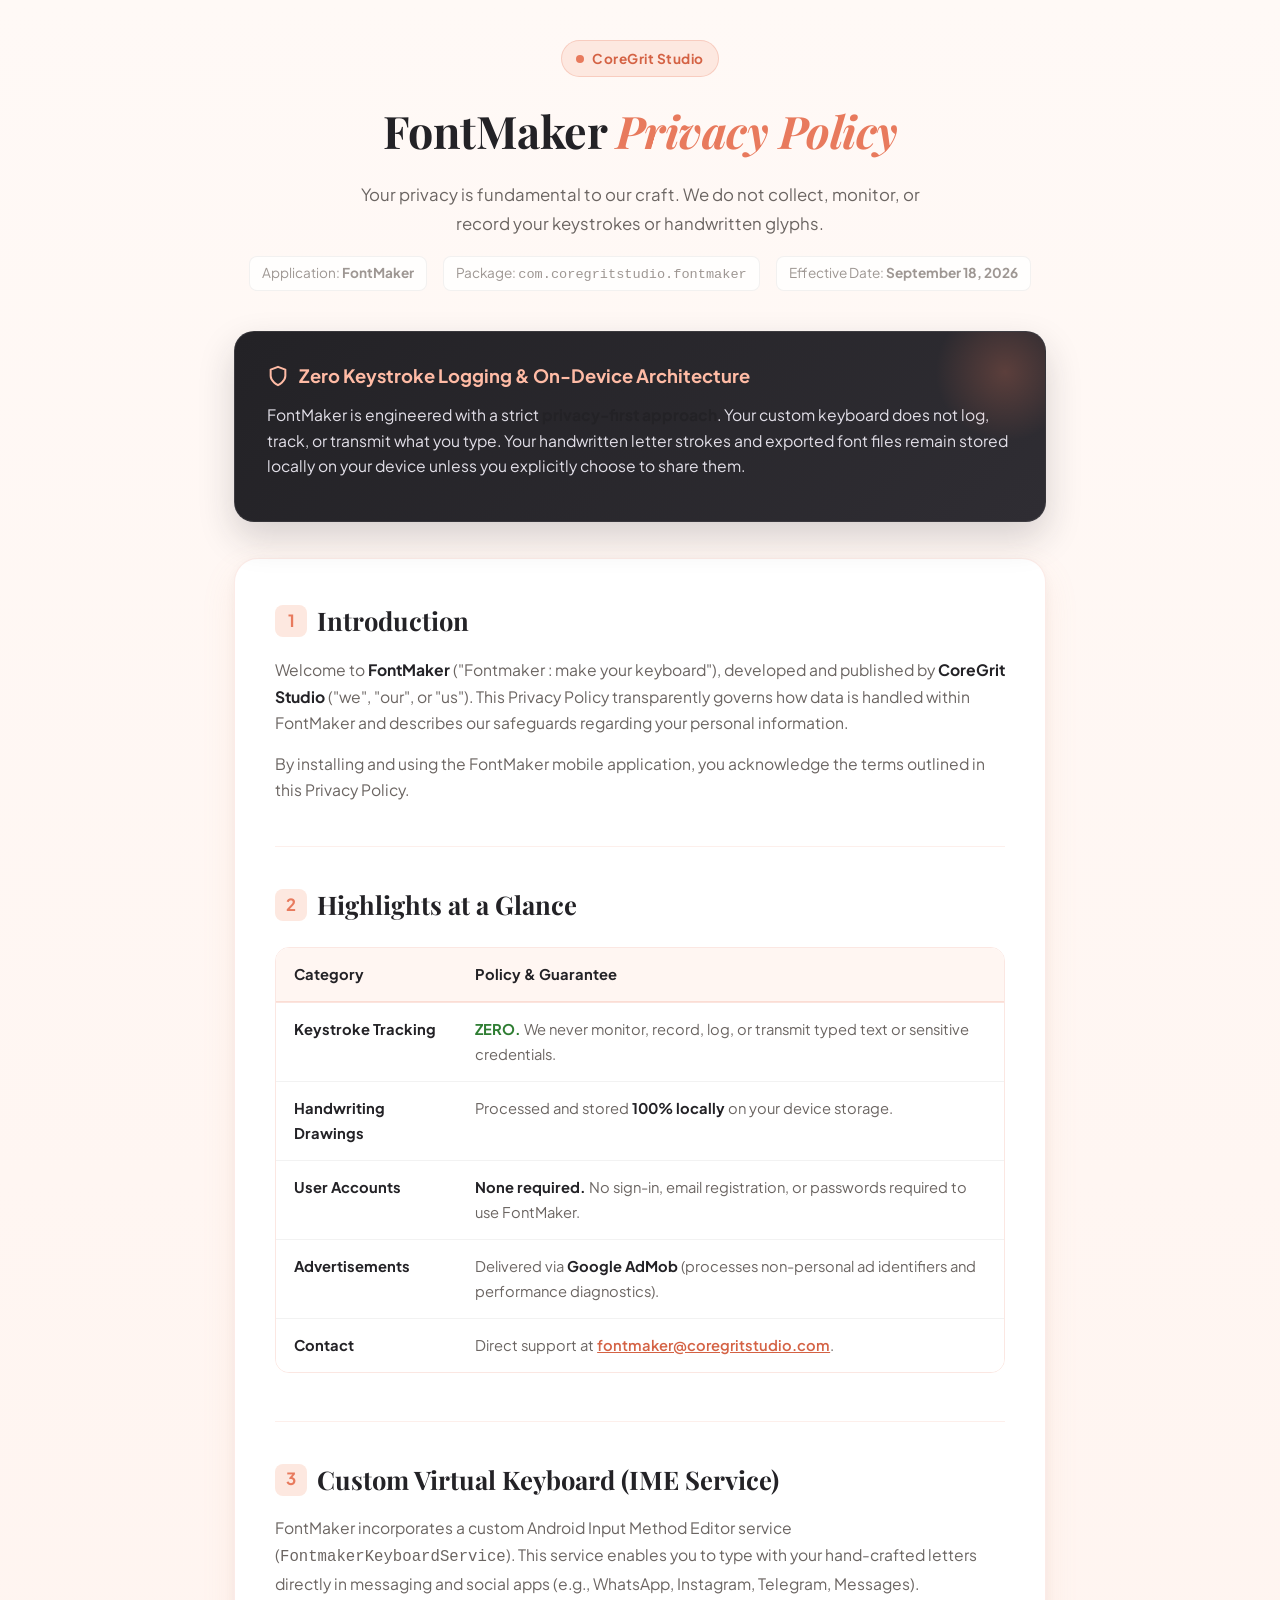
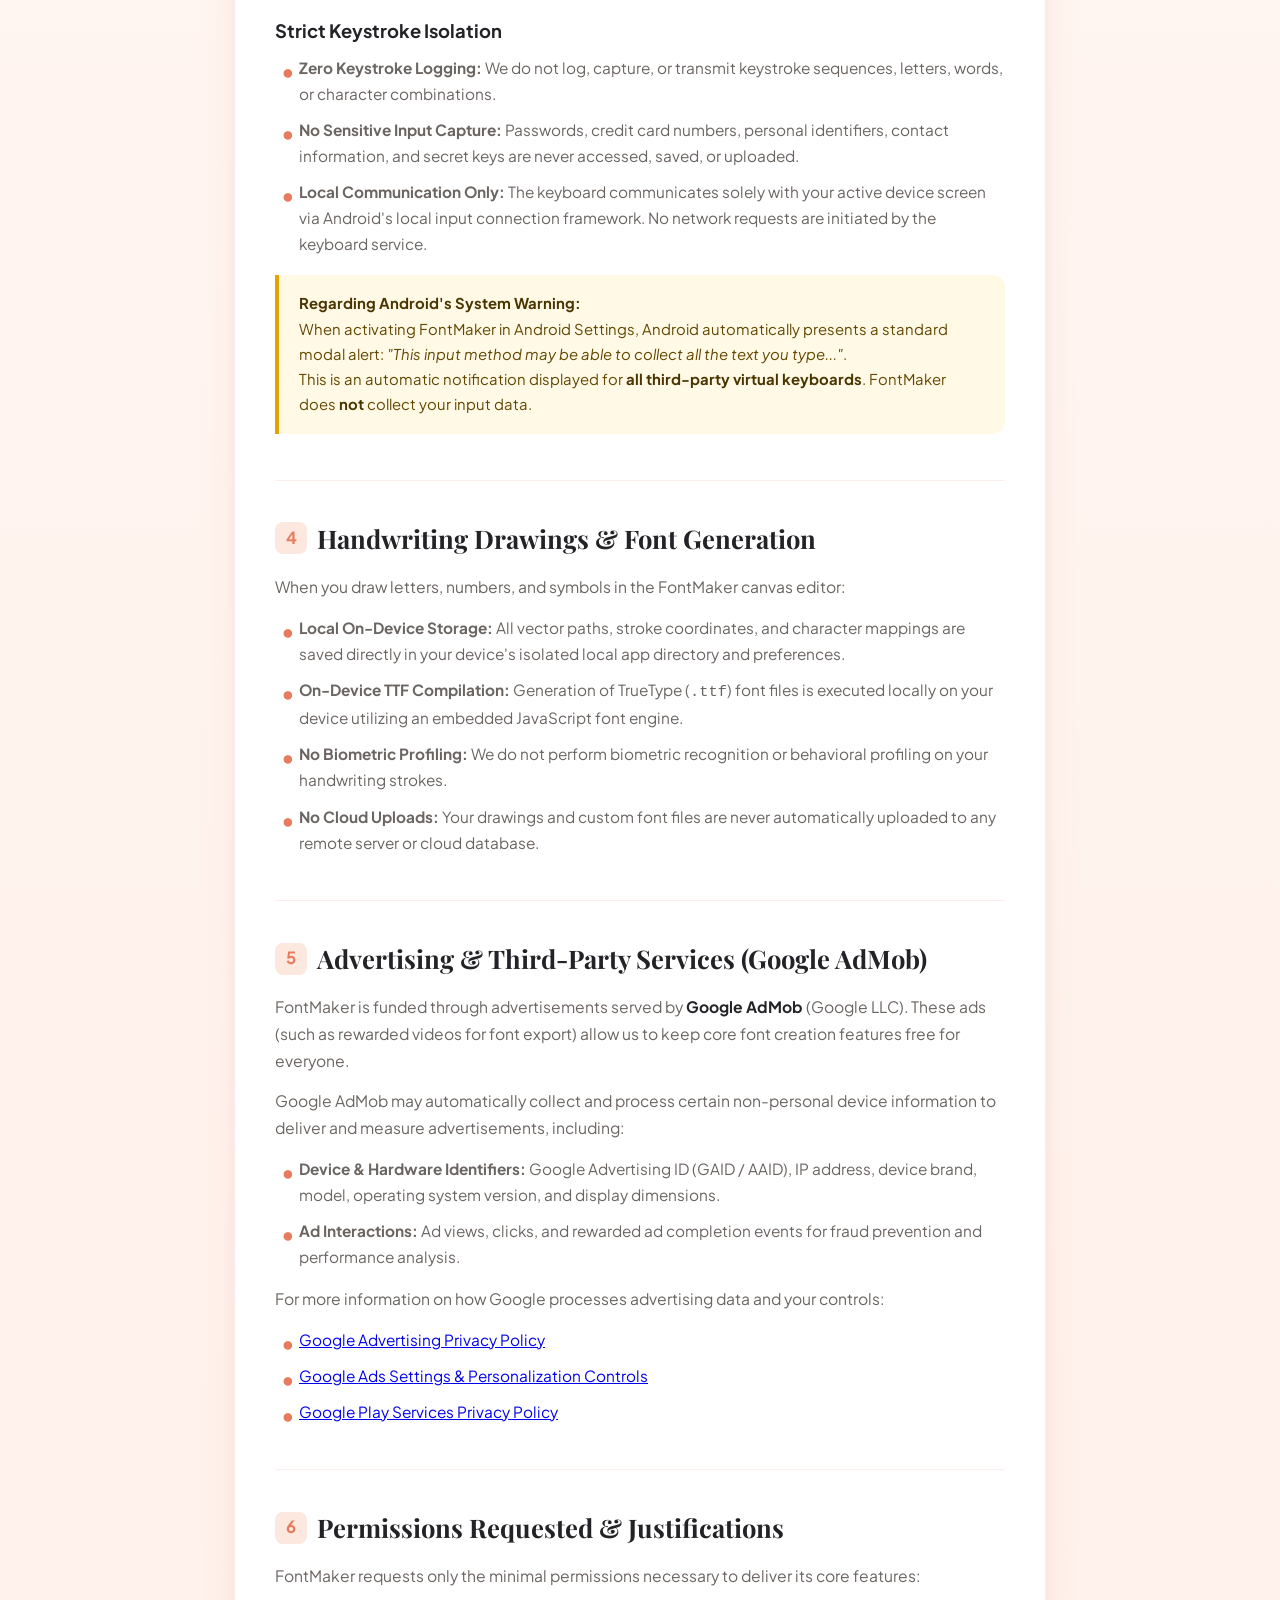
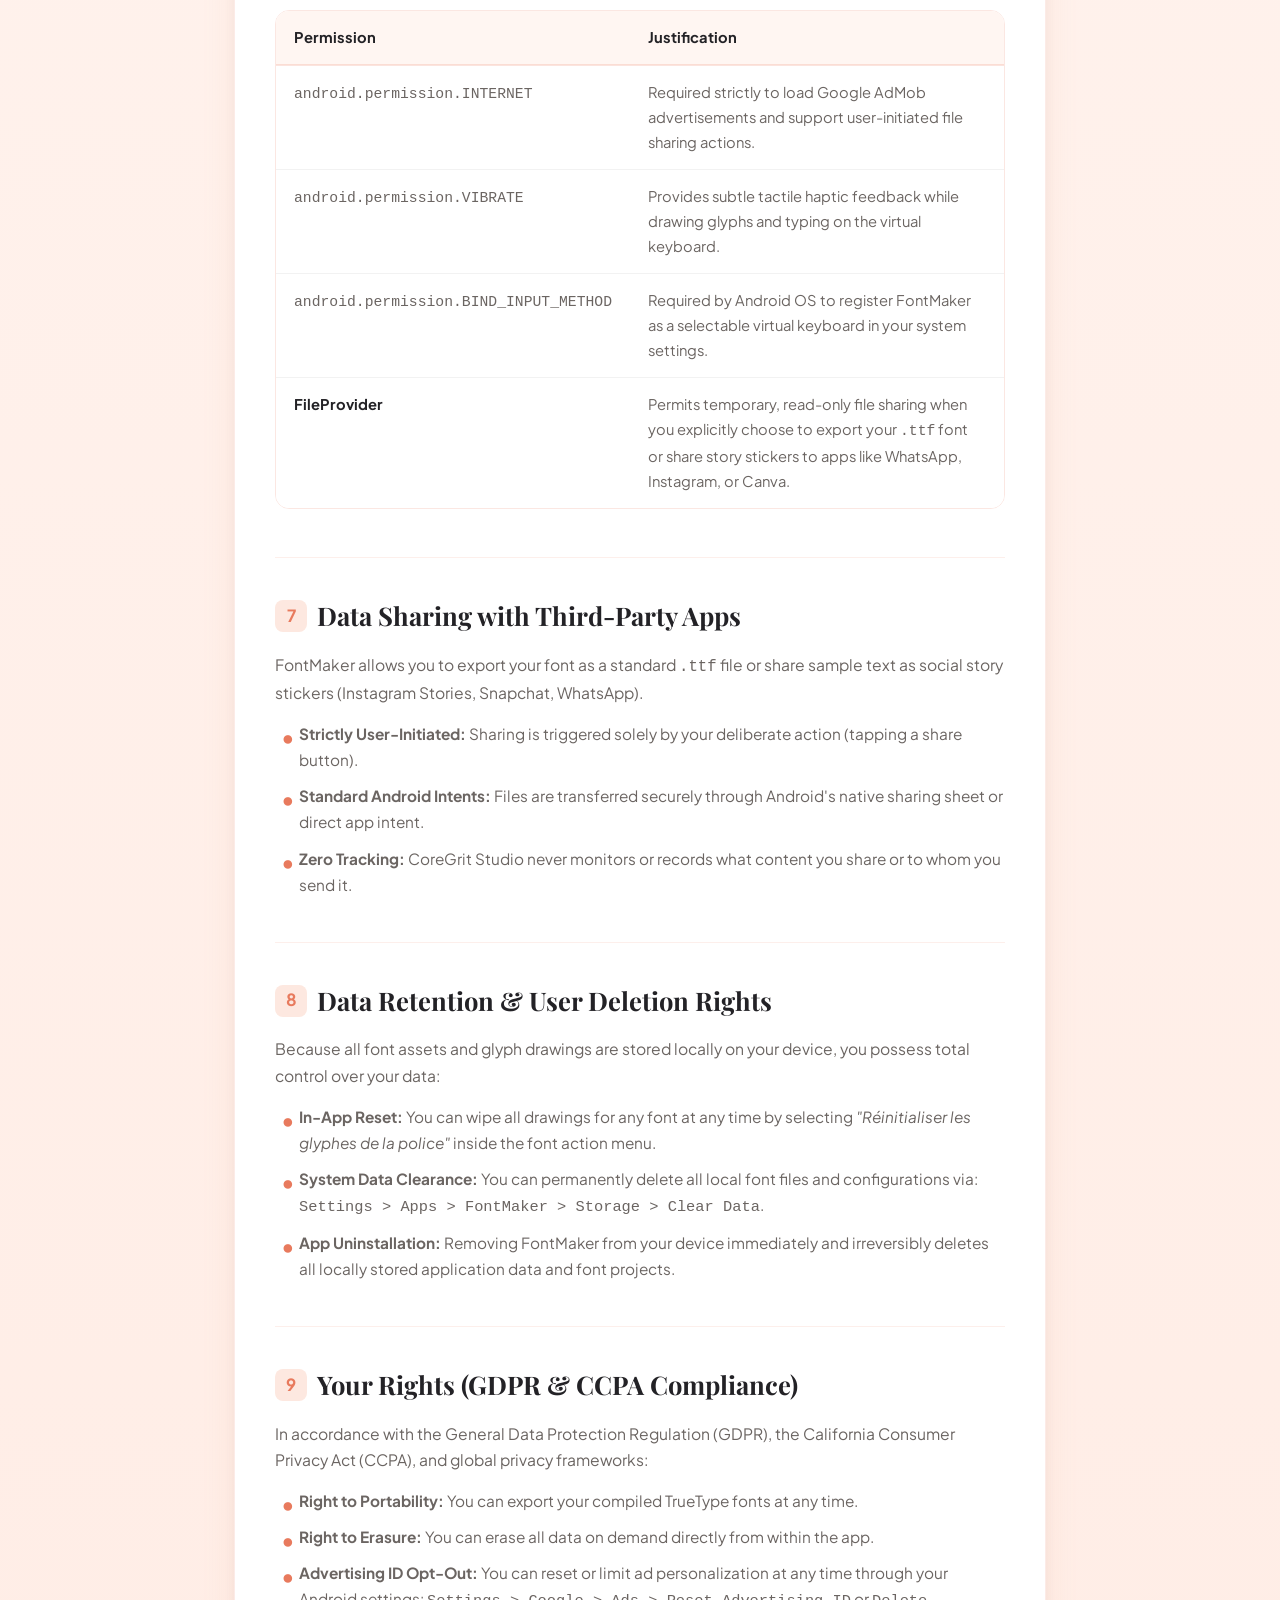
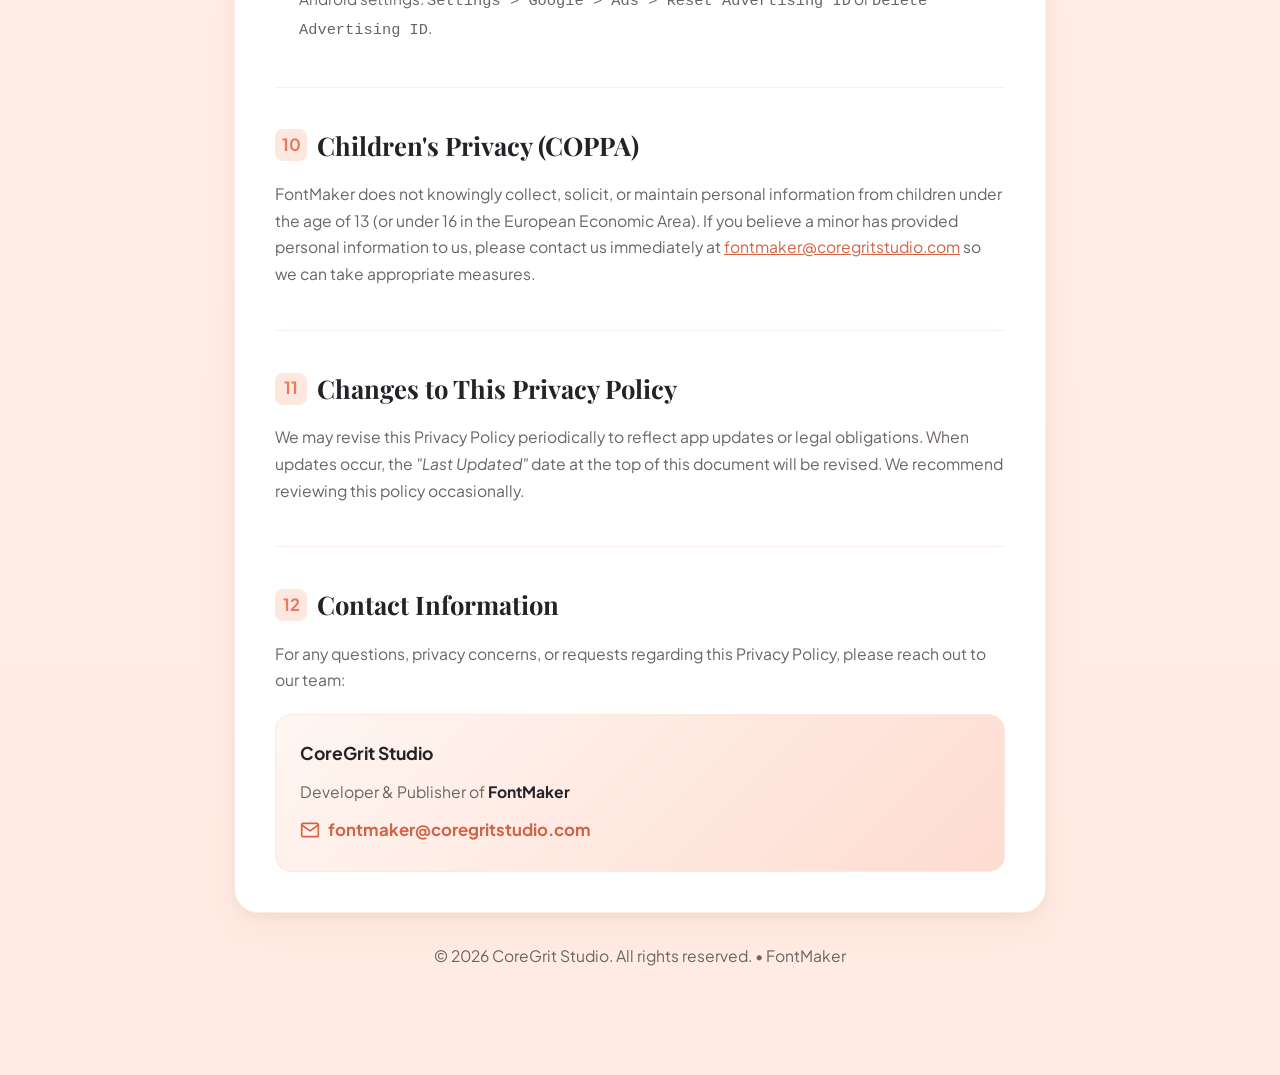
<file: fontmaker-privacy/index.html>
<!DOCTYPE html>
<html lang="en">
<head>
  <meta charset="UTF-8" />
  <meta name="viewport" content="width=device-width, initial-scale=1.0" />
  <title>Privacy Policy - FontMaker | CoreGrit Studio</title>
  <meta name="description" content="Official Privacy Policy for FontMaker (com.coregritstudio.fontmaker) by CoreGrit Studio. Read about our zero-keystroke logging policy and on-device privacy guarantee." />
  <link rel="preconnect" href="https://fonts.googleapis.com">
  <link rel="preconnect" href="https://fonts.gstatic.com" crossorigin>
  <link href="https://fonts.googleapis.com/css2?family=Plus+Jakarta+Sans:ital,wght@0,300;0,400;0,500;0,600;0,700;1,400;1,600&family=Playfair+Display:ital,wght@0,600;0,700;1,600;1,700&display=swap" rel="stylesheet">
  
  <style>
    :root {
      --ivory: #FFF6F2;
      --soft-peach: #FEDCD0;
      --blush: #FDBFA8;
      --terracotta: #E87A5D;
      --terracotta-dark: #D46244;
      --terracotta-light: #FDE8E0;
      --dark-charcoal: #232226;
      --charcoal-surface: #2C2B30;
      --card-bg: #FFFFFF;
      --text-primary: #232226;
      --text-secondary: #6B6562;
      --text-muted: #9E9793;
      --card-border: rgba(232, 122, 93, 0.15);
      --card-shadow: 0 14px 34px rgba(232, 154, 126, 0.12), 0 4px 12px rgba(0, 0, 0, 0.04);
      --success-green: #2E7D32;
    }

    * {
      box-sizing: border-box;
      margin: 0;
      padding: 0;
    }

    body {
      font-family: 'Plus Jakarta Sans', -apple-system, BlinkMacSystemFont, 'Segoe UI', Roboto, sans-serif;
      background: linear-gradient(180deg, #FFF9F6 0%, #FFF3EE 40%, #FFEBE3 100%);
      color: var(--text-primary);
      line-height: 1.7;
      min-height: 100vh;
      display: flex;
      flex-direction: column;
      -webkit-font-smoothing: antialiased;
    }

    .container {
      max-width: 860px;
      margin: 0 auto;
      padding: 40px 24px 80px;
      width: 100%;
    }

    header {
      text-align: center;
      margin-bottom: 40px;
    }

    .brand-badge {
      display: inline-flex;
      align-items: center;
      gap: 8px;
      background: var(--terracotta-light);
      color: var(--terracotta-dark);
      padding: 6px 14px;
      border-radius: 999px;
      font-size: 0.85rem;
      font-weight: 700;
      letter-spacing: 0.5px;
      margin-bottom: 16px;
      border: 1px solid rgba(232, 122, 93, 0.25);
    }

    .brand-badge .dot {
      width: 8px;
      height: 8px;
      background: var(--terracotta);
      border-radius: 50%;
      display: inline-block;
    }

    h1 {
      font-family: 'Playfair Display', Georgia, serif;
      font-size: 2.8rem;
      font-weight: 700;
      color: var(--dark-charcoal);
      margin-bottom: 12px;
      letter-spacing: -0.5px;
    }

    h1 i {
      font-style: italic;
      color: var(--terracotta);
    }

    .subtitle {
      color: var(--text-secondary);
      font-size: 1.05rem;
      max-width: 600px;
      margin: 0 auto 18px;
    }

    .meta-bar {
      display: flex;
      flex-wrap: wrap;
      justify-content: center;
      gap: 16px;
      font-size: 0.85rem;
      color: var(--text-muted);
    }

    .meta-bar span {
      background: rgba(255, 255, 255, 0.8);
      padding: 4px 12px;
      border-radius: 8px;
      border: 1px solid rgba(0, 0, 0, 0.05);
    }

    .pledge-card {
      background: linear-gradient(135deg, var(--dark-charcoal) 0%, #2f2d33 100%);
      color: #FFFFFF;
      border-radius: 20px;
      padding: 28px 32px;
      margin-bottom: 36px;
      box-shadow: 0 16px 36px rgba(35, 34, 38, 0.18);
      border: 1px solid rgba(255, 255, 255, 0.08);
      position: relative;
      overflow: hidden;
    }

    .pledge-card::after {
      content: '';
      position: absolute;
      top: -30px;
      right: -30px;
      width: 140px;
      height: 140px;
      background: radial-gradient(circle, rgba(232, 122, 93, 0.25) 0%, transparent 70%);
      border-radius: 50%;
    }

    .pledge-title {
      font-size: 1.15rem;
      font-weight: 700;
      color: #FFBBA5;
      display: flex;
      align-items: center;
      gap: 10px;
      margin-bottom: 10px;
    }

    .pledge-card p {
      color: #E2DFE8;
      font-size: 0.98rem;
      line-height: 1.65;
    }

    .content-card {
      background: var(--card-bg);
      border-radius: 24px;
      padding: 40px;
      box-shadow: var(--card-shadow);
      border: 1px solid var(--card-border);
    }

    section {
      margin-bottom: 36px;
      padding-bottom: 28px;
      border-bottom: 1px solid rgba(232, 122, 93, 0.12);
    }

    section:last-of-type {
      margin-bottom: 0;
      padding-bottom: 0;
      border-bottom: none;
    }

    h2 {
      font-family: 'Playfair Display', Georgia, serif;
      font-size: 1.6rem;
      font-weight: 700;
      color: var(--dark-charcoal);
      margin-bottom: 14px;
      display: flex;
      align-items: center;
      gap: 10px;
    }

    h2 .sec-num {
      color: var(--terracotta);
      font-family: 'Plus Jakarta Sans', sans-serif;
      font-size: 1.05rem;
      font-weight: 700;
      background: var(--terracotta-light);
      width: 32px;
      height: 32px;
      border-radius: 8px;
      display: inline-flex;
      align-items: center;
      justify-content: center;
    }

    h3 {
      font-size: 1.15rem;
      font-weight: 700;
      color: var(--dark-charcoal);
      margin: 18px 0 8px;
    }

    p {
      color: var(--text-secondary);
      margin-bottom: 14px;
      font-size: 0.98rem;
    }

    p strong {
      color: var(--text-primary);
    }

    ul {
      list-style: none;
      margin-bottom: 16px;
    }

    ul li {
      position: relative;
      padding-left: 24px;
      margin-bottom: 10px;
      color: var(--text-secondary);
      font-size: 0.96rem;
    }

    ul li::before {
      content: "•";
      position: absolute;
      left: 6px;
      top: -2px;
      color: var(--terracotta);
      font-size: 1.3rem;
      font-weight: bold;
    }

    .table-container {
      overflow-x: auto;
      margin: 20px 0;
      border-radius: 14px;
      border: 1px solid rgba(232, 122, 93, 0.18);
    }

    table {
      width: 100%;
      border-collapse: collapse;
      background: #FFFFFF;
      font-size: 0.92rem;
      text-align: left;
    }

    th {
      background: var(--ivory);
      color: var(--dark-charcoal);
      font-weight: 700;
      padding: 14px 18px;
      border-bottom: 2px solid rgba(232, 122, 93, 0.2);
    }

    td {
      padding: 14px 18px;
      border-bottom: 1px solid rgba(0, 0, 0, 0.05);
      color: var(--text-secondary);
      vertical-align: top;
    }

    tr:last-child td {
      border-bottom: none;
    }

    td strong {
      color: var(--dark-charcoal);
    }

    .notice-box {
      background: #FFF9E6;
      border-left: 4px solid #E5A100;
      border-radius: 0 12px 12px 0;
      padding: 16px 20px;
      margin: 18px 0;
      font-size: 0.93rem;
      color: #634700;
    }

    .notice-box strong {
      color: #4A3500;
    }

    .contact-box {
      background: linear-gradient(135deg, #FFF6F2 0%, #FEDCD0 100%);
      border-radius: 16px;
      padding: 24px;
      border: 1px solid var(--terracotta-light);
      margin-top: 20px;
      display: flex;
      flex-direction: column;
      gap: 10px;
    }

    .contact-box .studio-name {
      font-weight: 700;
      font-size: 1.1rem;
      color: var(--dark-charcoal);
    }

    .email-link {
      display: inline-flex;
      align-items: center;
      gap: 8px;
      color: var(--terracotta-dark);
      font-weight: 700;
      text-decoration: none;
      font-size: 1.05rem;
      transition: color 0.2s ease;
    }

    .email-link:hover {
      color: var(--terracotta);
      text-decoration: underline;
    }

    footer {
      text-align: center;
      padding: 30px 20px 20px;
      color: var(--text-muted);
      font-size: 0.85rem;
    }

    footer a {
      color: var(--terracotta);
      text-decoration: none;
    }

    @media (max-width: 640px) {
      .container {
        padding: 20px 16px 60px;
      }
      h1 {
        font-size: 2.1rem;
      }
      .content-card {
        padding: 24px 18px;
      }
      .pledge-card {
        padding: 20px;
      }
    }
  </style>
</head>
<body>

  <div class="container">
    <header>
      <div class="brand-badge">
        <span class="dot"></span>
        CoreGrit Studio
      </div>
      <h1>FontMaker <i>Privacy Policy</i></h1>
      <p class="subtitle">Your privacy is fundamental to our craft. We do not collect, monitor, or record your keystrokes or handwritten glyphs.</p>
      
      <div class="meta-bar">
        <span>Application: <strong>FontMaker</strong></span>
        <span>Package: <code>com.coregritstudio.fontmaker</code></span>
        <span>Effective Date: <strong>September 18, 2026</strong></span>
      </div>
    </header>

    <!-- Privacy Pledge -->
    <div class="pledge-card">
      <div class="pledge-title">
        <svg width="22" height="22" viewBox="0 0 24 24" fill="none" stroke="currentColor" stroke-width="2.2" stroke-linecap="round" stroke-linejoin="round">
          <path d="M12 22s8-4 8-10V5l-8-3-8 3v7c0 6 8 10 8 10z"></path>
        </svg>
        Zero Keystroke Logging &amp; On-Device Architecture
      </div>
      <p>
        FontMaker is engineered with a strict <strong>privacy-first approach</strong>. 
        Your custom keyboard does not log, track, or transmit what you type. Your handwritten letter strokes and exported font files remain stored locally on your device unless you explicitly choose to share them.
      </p>
    </div>

    <!-- Main Content -->
    <div class="content-card">
      
      <!-- Section 1 -->
      <section>
        <h2><span class="sec-num">1</span> Introduction</h2>
        <p>
          Welcome to <strong>FontMaker</strong> ("Fontmaker : make your keyboard"), developed and published by <strong>CoreGrit Studio</strong> ("we", "our", or "us"). 
          This Privacy Policy transparently governs how data is handled within FontMaker and describes our safeguards regarding your personal information.
        </p>
        <p>
          By installing and using the FontMaker mobile application, you acknowledge the terms outlined in this Privacy Policy.
        </p>
      </section>

      <!-- Section 2: Quick Highlights -->
      <section>
        <h2><span class="sec-num">2</span> Highlights at a Glance</h2>
        <div class="table-container">
          <table>
            <thead>
              <tr>
                <th>Category</th>
                <th>Policy &amp; Guarantee</th>
              </tr>
            </thead>
            <tbody>
              <tr>
                <td><strong>Keystroke Tracking</strong></td>
                <td><strong style="color: var(--success-green);">ZERO.</strong> We never monitor, record, log, or transmit typed text or sensitive credentials.</td>
              </tr>
              <tr>
                <td><strong>Handwriting Drawings</strong></td>
                <td>Processed and stored <strong>100% locally</strong> on your device storage.</td>
              </tr>
              <tr>
                <td><strong>User Accounts</strong></td>
                <td><strong>None required.</strong> No sign-in, email registration, or passwords required to use FontMaker.</td>
              </tr>
              <tr>
                <td><strong>Advertisements</strong></td>
                <td>Delivered via <strong>Google AdMob</strong> (processes non-personal ad identifiers and performance diagnostics).</td>
              </tr>
              <tr>
                <td><strong>Contact</strong></td>
                <td>Direct support at <a href="mailto:fontmaker@coregritstudio.com" style="color: var(--terracotta-dark); font-weight: 600;">fontmaker@coregritstudio.com</a>.</td>
              </tr>
            </tbody>
          </table>
        </div>
      </section>

      <!-- Section 3: Keyboard IME -->
      <section>
        <h2><span class="sec-num">3</span> Custom Virtual Keyboard (IME Service)</h2>
        <p>
          FontMaker incorporates a custom Android Input Method Editor service (<code>FontmakerKeyboardService</code>). This service enables you to type with your hand-crafted letters directly in messaging and social apps (e.g., WhatsApp, Instagram, Telegram, Messages).
        </p>
        <h3>Strict Keystroke Isolation</h3>
        <ul>
          <li><strong>Zero Keystroke Logging:</strong> We do not log, capture, or transmit keystroke sequences, letters, words, or character combinations.</li>
          <li><strong>No Sensitive Input Capture:</strong> Passwords, credit card numbers, personal identifiers, contact information, and secret keys are never accessed, saved, or uploaded.</li>
          <li><strong>Local Communication Only:</strong> The keyboard communicates solely with your active device screen via Android's local input connection framework. No network requests are initiated by the keyboard service.</li>
        </ul>

        <div class="notice-box">
          <strong>Regarding Android's System Warning:</strong><br/>
          When activating FontMaker in Android Settings, Android automatically presents a standard modal alert: <em>"This input method may be able to collect all the text you type..."</em>.<br/>
          This is an automatic notification displayed for <strong>all third-party virtual keyboards</strong>. FontMaker does <strong>not</strong> collect your input data.
        </div>
      </section>

      <!-- Section 4: Font Creation -->
      <section>
        <h2><span class="sec-num">4</span> Handwriting Drawings &amp; Font Generation</h2>
        <p>
          When you draw letters, numbers, and symbols in the FontMaker canvas editor:
        </p>
        <ul>
          <li><strong>Local On-Device Storage:</strong> All vector paths, stroke coordinates, and character mappings are saved directly in your device's isolated local app directory and preferences.</li>
          <li><strong>On-Device TTF Compilation:</strong> Generation of TrueType (<code>.ttf</code>) font files is executed locally on your device utilizing an embedded JavaScript font engine.</li>
          <li><strong>No Biometric Profiling:</strong> We do not perform biometric recognition or behavioral profiling on your handwriting strokes.</li>
          <li><strong>No Cloud Uploads:</strong> Your drawings and custom font files are never automatically uploaded to any remote server or cloud database.</li>
        </ul>
      </section>

      <!-- Section 5: AdMob -->
      <section>
        <h2><span class="sec-num">5</span> Advertising &amp; Third-Party Services (Google AdMob)</h2>
        <p>
          FontMaker is funded through advertisements served by <strong>Google AdMob</strong> (Google LLC). 
          These ads (such as rewarded videos for font export) allow us to keep core font creation features free for everyone.
        </p>
        <p>
          Google AdMob may automatically collect and process certain non-personal device information to deliver and measure advertisements, including:
        </p>
        <ul>
          <li><strong>Device &amp; Hardware Identifiers:</strong> Google Advertising ID (GAID / AAID), IP address, device brand, model, operating system version, and display dimensions.</li>
          <li><strong>Ad Interactions:</strong> Ad views, clicks, and rewarded ad completion events for fraud prevention and performance analysis.</li>
        </ul>
        <p>
          For more information on how Google processes advertising data and your controls:
        </p>
        <ul>
          <li><a href="https://policies.google.com/technologies/ads" target="_blank" rel="noopener">Google Advertising Privacy Policy</a></li>
          <li><a href="https://adssettings.google.com/" target="_blank" rel="noopener">Google Ads Settings &amp; Personalization Controls</a></li>
          <li><a href="https://policies.google.com/privacy" target="_blank" rel="noopener">Google Play Services Privacy Policy</a></li>
        </ul>
      </section>

      <!-- Section 6: Permissions -->
      <section>
        <h2><span class="sec-num">6</span> Permissions Requested &amp; Justifications</h2>
        <p>
          FontMaker requests only the minimal permissions necessary to deliver its core features:
        </p>
        <div class="table-container">
          <table>
            <thead>
              <tr>
                <th>Permission</th>
                <th>Justification</th>
              </tr>
            </thead>
            <tbody>
              <tr>
                <td><code>android.permission.INTERNET</code></td>
                <td>Required strictly to load Google AdMob advertisements and support user-initiated file sharing actions.</td>
              </tr>
              <tr>
                <td><code>android.permission.VIBRATE</code></td>
                <td>Provides subtle tactile haptic feedback while drawing glyphs and typing on the virtual keyboard.</td>
              </tr>
              <tr>
                <td><code>android.permission.BIND_INPUT_METHOD</code></td>
                <td>Required by Android OS to register FontMaker as a selectable virtual keyboard in your system settings.</td>
              </tr>
              <tr>
                <td><strong>FileProvider</strong></td>
                <td>Permits temporary, read-only file sharing when you explicitly choose to export your <code>.ttf</code> font or share story stickers to apps like WhatsApp, Instagram, or Canva.</td>
              </tr>
            </tbody>
          </table>
        </div>
      </section>

      <!-- Section 7: Sharing -->
      <section>
        <h2><span class="sec-num">7</span> Data Sharing with Third-Party Apps</h2>
        <p>
          FontMaker allows you to export your font as a standard <code>.ttf</code> file or share sample text as social story stickers (Instagram Stories, Snapchat, WhatsApp).
        </p>
        <ul>
          <li><strong>Strictly User-Initiated:</strong> Sharing is triggered solely by your deliberate action (tapping a share button).</li>
          <li><strong>Standard Android Intents:</strong> Files are transferred securely through Android's native sharing sheet or direct app intent.</li>
          <li><strong>Zero Tracking:</strong> CoreGrit Studio never monitors or records what content you share or to whom you send it.</li>
        </ul>
      </section>

      <!-- Section 8: Retention & Deletion -->
      <section>
        <h2><span class="sec-num">8</span> Data Retention &amp; User Deletion Rights</h2>
        <p>
          Because all font assets and glyph drawings are stored locally on your device, you possess total control over your data:
        </p>
        <ul>
          <li><strong>In-App Reset:</strong> You can wipe all drawings for any font at any time by selecting <em>"Réinitialiser les glyphes de la police"</em> inside the font action menu.</li>
          <li><strong>System Data Clearance:</strong> You can permanently delete all local font files and configurations via: <code>Settings &gt; Apps &gt; FontMaker &gt; Storage &gt; Clear Data</code>.</li>
          <li><strong>App Uninstallation:</strong> Removing FontMaker from your device immediately and irreversibly deletes all locally stored application data and font projects.</li>
        </ul>
      </section>

      <!-- Section 9: GDPR / CCPA -->
      <section>
        <h2><span class="sec-num">9</span> Your Rights (GDPR &amp; CCPA Compliance)</h2>
        <p>
          In accordance with the General Data Protection Regulation (GDPR), the California Consumer Privacy Act (CCPA), and global privacy frameworks:
        </p>
        <ul>
          <li><strong>Right to Portability:</strong> You can export your compiled TrueType fonts at any time.</li>
          <li><strong>Right to Erasure:</strong> You can erase all data on demand directly from within the app.</li>
          <li><strong>Advertising ID Opt-Out:</strong> You can reset or limit ad personalization at any time through your Android settings: <code>Settings &gt; Google &gt; Ads &gt; Reset Advertising ID</code> or <code>Delete Advertising ID</code>.</li>
        </ul>
      </section>

      <!-- Section 10: Children's Privacy -->
      <section>
        <h2><span class="sec-num">10</span> Children's Privacy (COPPA)</h2>
        <p>
          FontMaker does not knowingly collect, solicit, or maintain personal information from children under the age of 13 (or under 16 in the European Economic Area). If you believe a minor has provided personal information to us, please contact us immediately at <a href="mailto:fontmaker@coregritstudio.com" style="color: var(--terracotta-dark);">fontmaker@coregritstudio.com</a> so we can take appropriate measures.
        </p>
      </section>

      <!-- Section 11: Updates -->
      <section>
        <h2><span class="sec-num">11</span> Changes to This Privacy Policy</h2>
        <p>
          We may revise this Privacy Policy periodically to reflect app updates or legal obligations. When updates occur, the <em>"Last Updated"</em> date at the top of this document will be revised. We recommend reviewing this policy occasionally.
        </p>
      </section>

      <!-- Section 12: Contact Us -->
      <section>
        <h2><span class="sec-num">12</span> Contact Information</h2>
        <p>
          For any questions, privacy concerns, or requests regarding this Privacy Policy, please reach out to our team:
        </p>
        <div class="contact-box">
          <div class="studio-name">CoreGrit Studio</div>
          <p style="margin-bottom: 0;">Developer &amp; Publisher of <strong>FontMaker</strong></p>
          <div>
            <a href="mailto:fontmaker@coregritstudio.com" class="email-link">
              <svg width="20" height="20" viewBox="0 0 24 24" fill="none" stroke="currentColor" stroke-width="2" stroke-linecap="round" stroke-linejoin="round">
                <path d="M4 4h16c1.1 0 2 .9 2 2v12c0 1.1-.9 2-2 2H4c-1.1 0-2-.9-2-2V6c0-1.1.9-2 2-2z"></path>
                <polyline points="22,6 12,13 2,6"></polyline>
              </svg>
              fontmaker@coregritstudio.com
            </a>
          </div>
        </div>
      </section>

    </div>

    <footer>
      <p>&copy; 2026 CoreGrit Studio. All rights reserved. &bull; FontMaker</p>
    </footer>
  </div>

</body>
</html>
</file>
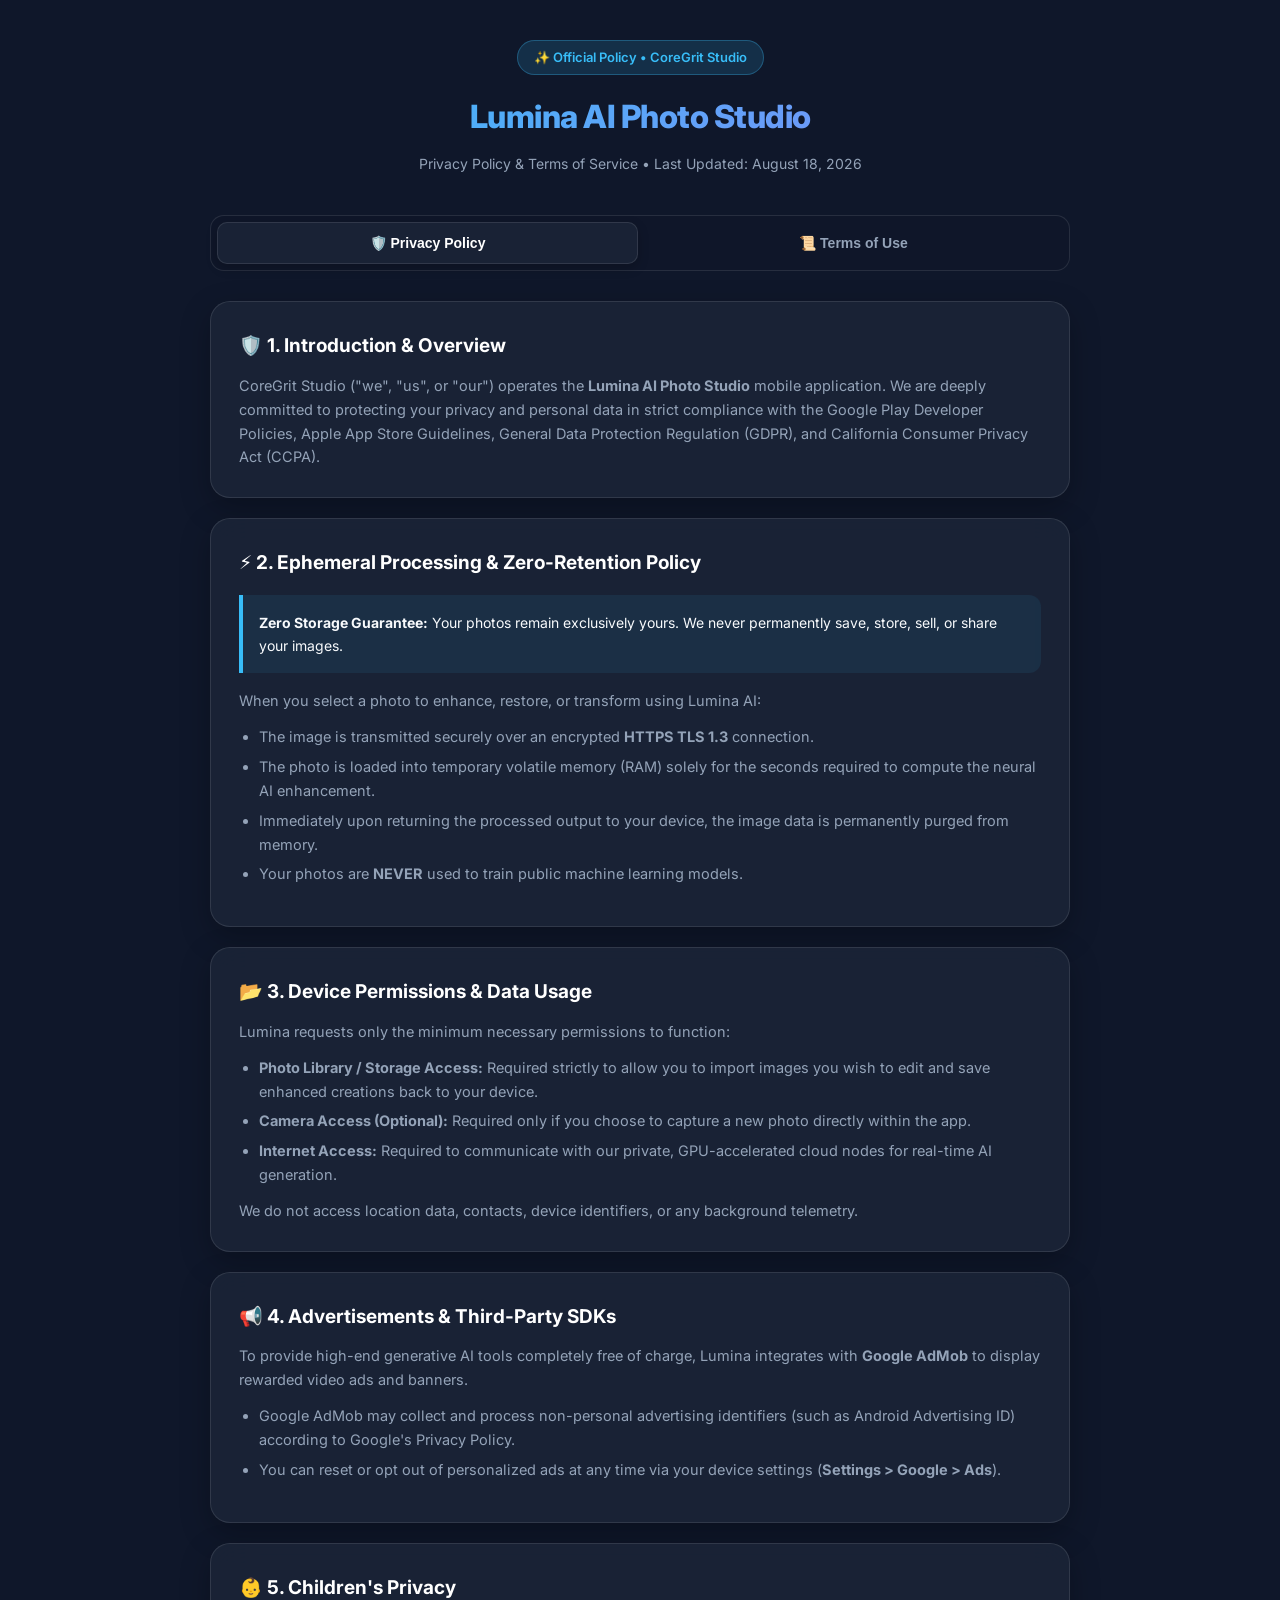
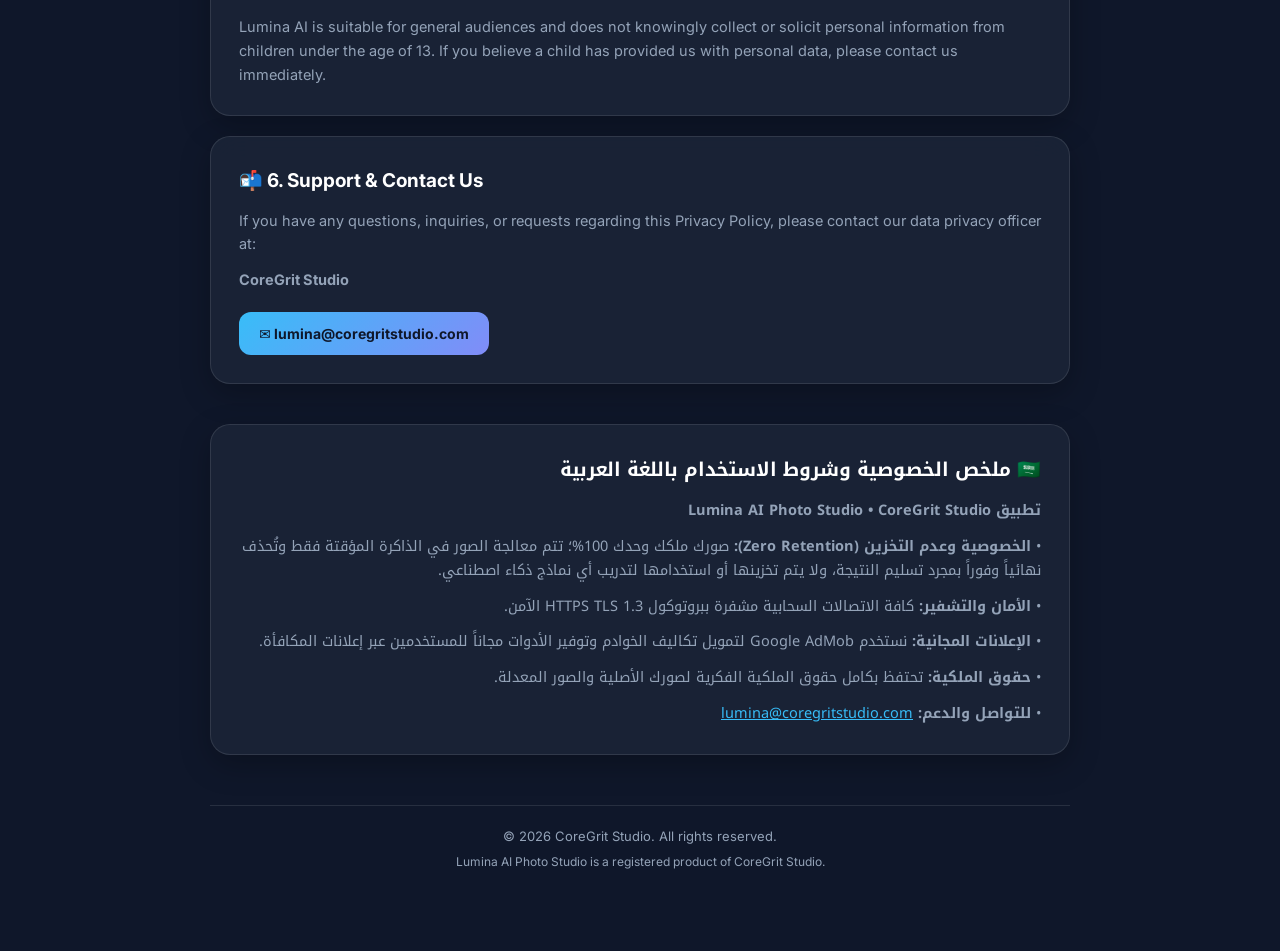
<file: lumina-privacy/index.html>
<!DOCTYPE html>
<html lang="en">
<head>
  <meta charset="UTF-8">
  <meta name="viewport" content="width=device-width, initial-scale=1.0">
  <title>Lumina AI - Privacy Policy & Terms of Use | CoreGrit Studio</title>
  <meta name="description" content="Official Privacy Policy and Terms of Use for Lumina AI Photo Studio by CoreGrit Studio.">
  <link rel="preconnect" href="https://fonts.googleapis.com">
  <link rel="preconnect" href="https://fonts.gstatic.com" crossorigin>
  <link href="https://fonts.googleapis.com/css2?family=Inter:wght@400;500;600;700;800&family=Noto+Kufi+Arabic:wght@400;600;700&display=swap" rel="stylesheet">
  <style>
    :root {
      --bg: #0F172A;
      --card-bg: rgba(30, 41, 59, 0.7);
      --card-border: rgba(255, 255, 255, 0.1);
      --text: #F8FAFC;
      --text-muted: #94A3B8;
      --accent: #38BDF8;
      --accent-grad: linear-gradient(135deg, #38BDF8 0%, #818CF8 100%);
      --badge-bg: rgba(56, 189, 248, 0.15);
      --success: #34D399;
    }

    * {
      box-sizing: border-box;
      margin: 0;
      padding: 0;
    }

    body {
      font-family: 'Inter', system-ui, -apple-system, sans-serif;
      background-color: var(--bg);
      color: var(--text);
      line-height: 1.65;
      padding: 40px 20px 80px;
      min-height: 100vh;
    }

    .container {
      max-width: 860px;
      margin: 0 auto;
    }

    /* Header */
    .header {
      text-align: center;
      margin-bottom: 40px;
    }

    .app-badge {
      display: inline-flex;
      align-items: center;
      gap: 8px;
      padding: 6px 16px;
      background: var(--badge-bg);
      border: 1px solid rgba(56, 189, 248, 0.3);
      border-radius: 999px;
      color: var(--accent);
      font-size: 13px;
      font-weight: 600;
      margin-bottom: 16px;
    }

    h1 {
      font-size: 32px;
      font-weight: 800;
      letter-spacing: -0.5px;
      margin-bottom: 8px;
      background: var(--accent-grad);
      -webkit-background-clip: text;
      -webkit-text-fill-color: transparent;
    }

    .subtitle {
      color: var(--text-muted);
      font-size: 14px;
    }

    /* Tab Switcher */
    .tabs {
      display: flex;
      background: rgba(15, 23, 42, 0.8);
      border: 1px solid var(--card-border);
      border-radius: 14px;
      padding: 6px;
      margin-bottom: 30px;
      gap: 6px;
    }

    .tab-btn {
      flex: 1;
      padding: 12px 16px;
      background: transparent;
      border: none;
      color: var(--text-muted);
      font-size: 14px;
      font-weight: 600;
      border-radius: 10px;
      cursor: pointer;
      transition: all 0.2s ease;
      display: flex;
      align-items: center;
      justify-content: center;
      gap: 8px;
    }

    .tab-btn.active {
      background: var(--card-bg);
      color: #fff;
      box-shadow: 0 4px 12px rgba(0, 0, 0, 0.2);
      border: 1px solid var(--card-border);
    }

    /* Cards */
    .card {
      background: var(--card-bg);
      border: 1px solid var(--card-border);
      backdrop-filter: blur(20px);
      -webkit-backdrop-filter: blur(20px);
      border-radius: 20px;
      padding: 28px;
      margin-bottom: 20px;
      box-shadow: 0 10px 30px rgba(0, 0, 0, 0.25);
    }

    .card h2 {
      font-size: 19px;
      font-weight: 700;
      color: #FFF;
      margin-bottom: 12px;
      display: flex;
      align-items: center;
      gap: 10px;
    }

    .card p {
      color: var(--text-muted);
      font-size: 14.5px;
      margin-bottom: 12px;
    }

    .card p:last-child {
      margin-bottom: 0;
    }

    .card ul {
      margin-left: 20px;
      color: var(--text-muted);
      font-size: 14.5px;
      margin-bottom: 12px;
    }

    .card li {
      margin-bottom: 6px;
    }

    /* Highlight box */
    .highlight-box {
      background: rgba(56, 189, 248, 0.08);
      border-left: 4px solid var(--accent);
      padding: 16px;
      border-radius: 0 12px 12px 0;
      margin: 16px 0;
      color: var(--text);
      font-size: 14px;
    }

    /* Contact CTA */
    .contact-btn {
      display: inline-flex;
      align-items: center;
      gap: 8px;
      background: var(--accent-grad);
      color: #0F172A;
      font-weight: 700;
      font-size: 14px;
      padding: 10px 20px;
      border-radius: 12px;
      text-decoration: none;
      margin-top: 8px;
      transition: transform 0.2s ease, opacity 0.2s ease;
    }

    .contact-btn:hover {
      opacity: 0.9;
      transform: translateY(-2px);
    }

    /* Footer */
    .footer {
      text-align: center;
      margin-top: 50px;
      padding-top: 20px;
      border-top: 1px solid var(--card-border);
      color: var(--text-muted);
      font-size: 13px;
    }

    .tab-content {
      display: none;
    }

    .tab-content.active {
      display: block;
    }

    /* RTL Arabic styling */
    .arabic-section {
      font-family: 'Noto Kufi Arabic', system-ui, sans-serif;
      direction: rtl;
      text-align: right;
      margin-top: 40px;
      padding-top: 30px;
      border-top: 1px solid var(--card-border);
    }
  </style>
</head>
<body>
  <div class="container">
    <!-- Header -->
    <div class="header">
      <div class="app-badge">✨ Official Policy • CoreGrit Studio</div>
      <h1>Lumina AI Photo Studio</h1>
      <p class="subtitle">Privacy Policy & Terms of Service • Last Updated: August 18, 2026</p>
    </div>

    <!-- Navigation Tabs -->
    <div class="tabs">
      <button class="tab-btn active" onclick="switchTab('privacy')">
        🛡️ Privacy Policy
      </button>
      <button class="tab-btn" onclick="switchTab('terms')">
        📜 Terms of Use
      </button>
    </div>

    <!-- TAB 1: PRIVACY POLICY -->
    <div id="privacy" class="tab-content active">
      <div class="card">
        <h2>🛡️ 1. Introduction & Overview</h2>
        <p>CoreGrit Studio ("we", "us", or "our") operates the <strong>Lumina AI Photo Studio</strong> mobile application. We are deeply committed to protecting your privacy and personal data in strict compliance with the Google Play Developer Policies, Apple App Store Guidelines, General Data Protection Regulation (GDPR), and California Consumer Privacy Act (CCPA).</p>
      </div>

      <div class="card">
        <h2>⚡ 2. Ephemeral Processing & Zero-Retention Policy</h2>
        <div class="highlight-box">
          <strong>Zero Storage Guarantee:</strong> Your photos remain exclusively yours. We never permanently save, store, sell, or share your images.
        </div>
        <p>When you select a photo to enhance, restore, or transform using Lumina AI:</p>
        <ul>
          <li>The image is transmitted securely over an encrypted <strong>HTTPS TLS 1.3</strong> connection.</li>
          <li>The photo is loaded into temporary volatile memory (RAM) solely for the seconds required to compute the neural AI enhancement.</li>
          <li>Immediately upon returning the processed output to your device, the image data is permanently purged from memory.</li>
          <li>Your photos are <strong>NEVER</strong> used to train public machine learning models.</li>
        </ul>
      </div>

      <div class="card">
        <h2>📂 3. Device Permissions & Data Usage</h2>
        <p>Lumina requests only the minimum necessary permissions to function:</p>
        <ul>
          <li><strong>Photo Library / Storage Access:</strong> Required strictly to allow you to import images you wish to edit and save enhanced creations back to your device.</li>
          <li><strong>Camera Access (Optional):</strong> Required only if you choose to capture a new photo directly within the app.</li>
          <li><strong>Internet Access:</strong> Required to communicate with our private, GPU-accelerated cloud nodes for real-time AI generation.</li>
        </ul>
        <p>We do not access location data, contacts, device identifiers, or any background telemetry.</p>
      </div>

      <div class="card">
        <h2>📢 4. Advertisements & Third-Party SDKs</h2>
        <p>To provide high-end generative AI tools completely free of charge, Lumina integrates with <strong>Google AdMob</strong> to display rewarded video ads and banners.</p>
        <ul>
          <li>Google AdMob may collect and process non-personal advertising identifiers (such as Android Advertising ID) according to Google's Privacy Policy.</li>
          <li>You can reset or opt out of personalized ads at any time via your device settings (<strong>Settings > Google > Ads</strong>).</li>
        </ul>
      </div>

      <div class="card">
        <h2>👶 5. Children's Privacy</h2>
        <p>Lumina AI is suitable for general audiences and does not knowingly collect or solicit personal information from children under the age of 13. If you believe a child has provided us with personal data, please contact us immediately.</p>
      </div>

      <div class="card">
        <h2>📬 6. Support & Contact Us</h2>
        <p>If you have any questions, inquiries, or requests regarding this Privacy Policy, please contact our data privacy officer at:</p>
        <p><strong>CoreGrit Studio</strong></p>
        <a href="mailto:lumina@coregritstudio.com" class="contact-btn">✉️ lumina@coregritstudio.com</a>
      </div>
    </div>

    <!-- TAB 2: TERMS OF USE -->
    <div id="terms" class="tab-content">
      <div class="card">
        <h2>📜 1. Acceptance of Terms</h2>
        <p>By downloading, installing, or using <strong>Lumina AI Photo Studio</strong>, you agree to be bound by these Terms of Use. If you do not agree with any part of these terms, please do not use the application.</p>
      </div>

      <div class="card">
        <h2>🎨 2. Content Ownership & User Rights</h2>
        <div class="highlight-box">
          <strong>Your Content Remains 100% Yours:</strong> You retain full copyright and intellectual property rights to your original photos and all AI-generated outputs.
        </div>
        <p>CoreGrit Studio claims no ownership over your photos. You are free to share, publish, or print your enhanced photos for personal or commercial creative projects.</p>
      </div>

      <div class="card">
        <h2>🚫 3. Acceptable Use Policy</h2>
        <p>You agree not to use Lumina to:</p>
        <ul>
          <li>Upload, edit, or generate content that is illegal, defamatory, obscene, harassing, or sexually explicit.</li>
          <li>Infringe upon the intellectual property, privacy, or publicity rights of any person without their explicit consent.</li>
          <li>Attempt to reverse-engineer, decompile, or tamper with the application's proprietary algorithms or security features.</li>
        </ul>
      </div>

      <div class="card">
        <h2>🤖 4. AI Generations & Limitations</h2>
        <p>Lumina uses advanced generative neural networks. While we strive for realistic, high-fidelity restorations and artistic transformations:</p>
        <ul>
          <li>Results are artistic approximations generated algorithmically.</li>
          <li>Outputs are provided for entertainment, personal creative enhancement, and photography restoration purposes.</li>
        </ul>
      </div>

      <div class="card">
        <h2>📺 5. Free Access & Rewarded Ads</h2>
        <p>Access to computational AI features is provided free of charge through viewing optional rewarded video ads provided by Google AdMob. Fair usage limits may apply during peak traffic periods to ensure server stability.</p>
      </div>

      <div class="card">
        <h2>⚖️ 6. Limitation of Liability & Contact</h2>
        <p>The app is provided on an "as is" and "as available" basis. CoreGrit Studio shall not be liable for any indirect, incidental, or consequential damages resulting from the use of the app.</p>
        <p>For support or legal questions, reach out to:</p>
        <a href="mailto:lumina@coregritstudio.com" class="contact-btn">✉️ lumina@coregritstudio.com</a>
      </div>
    </div>

    <!-- Arabic Section for Bilingual Reference -->
    <div class="arabic-section card">
      <h2>🇸🇦 ملخص الخصوصية وشروط الاستخدام باللغة العربية</h2>
      <p><strong>تطبيق Lumina AI Photo Studio • CoreGrit Studio</strong></p>
      <p>• <strong>الخصوصية وعدم التخزين (Zero Retention):</strong> صورك ملكك وحدك 100%؛ تتم معالجة الصور في الذاكرة المؤقتة فقط وتُحذف نهائياً وفوراً بمجرد تسليم النتيجة، ولا يتم تخزينها أو استخدامها لتدريب أي نماذج ذكاء اصطناعي.</p>
      <p>• <strong>الأمان والتشفير:</strong> كافة الاتصالات السحابية مشفرة ببروتوكول HTTPS TLS 1.3 الآمن.</p>
      <p>• <strong>الإعلانات المجانية:</strong> نستخدم Google AdMob لتمويل تكاليف الخوادم وتوفير الأدوات مجاناً للمستخدمين عبر إعلانات المكافأة.</p>
      <p>• <strong>حقوق الملكية:</strong> تحتفظ بكامل حقوق الملكية الفكرية لصورك الأصلية والصور المعدلة.</p>
      <p>• <strong>للتواصل والدعم:</strong> <a href="mailto:lumina@coregritstudio.com" style="color: var(--accent);">lumina@coregritstudio.com</a></p>
    </div>

    <!-- Footer -->
    <div class="footer">
      <p>© 2026 CoreGrit Studio. All rights reserved.</p>
      <p style="margin-top: 4px; font-size: 12px;">Lumina AI Photo Studio is a registered product of CoreGrit Studio.</p>
    </div>
  </div>

  <script>
    function switchTab(tabId) {
      document.querySelectorAll('.tab-content').forEach(tab => tab.classList.remove('active'));
      document.querySelectorAll('.tab-btn').forEach(btn => btn.classList.remove('active'));
      
      document.getElementById(tabId).classList.add('active');
      event.currentTarget.classList.add('active');
    }
  </script>
</body>
</html>
</file>
